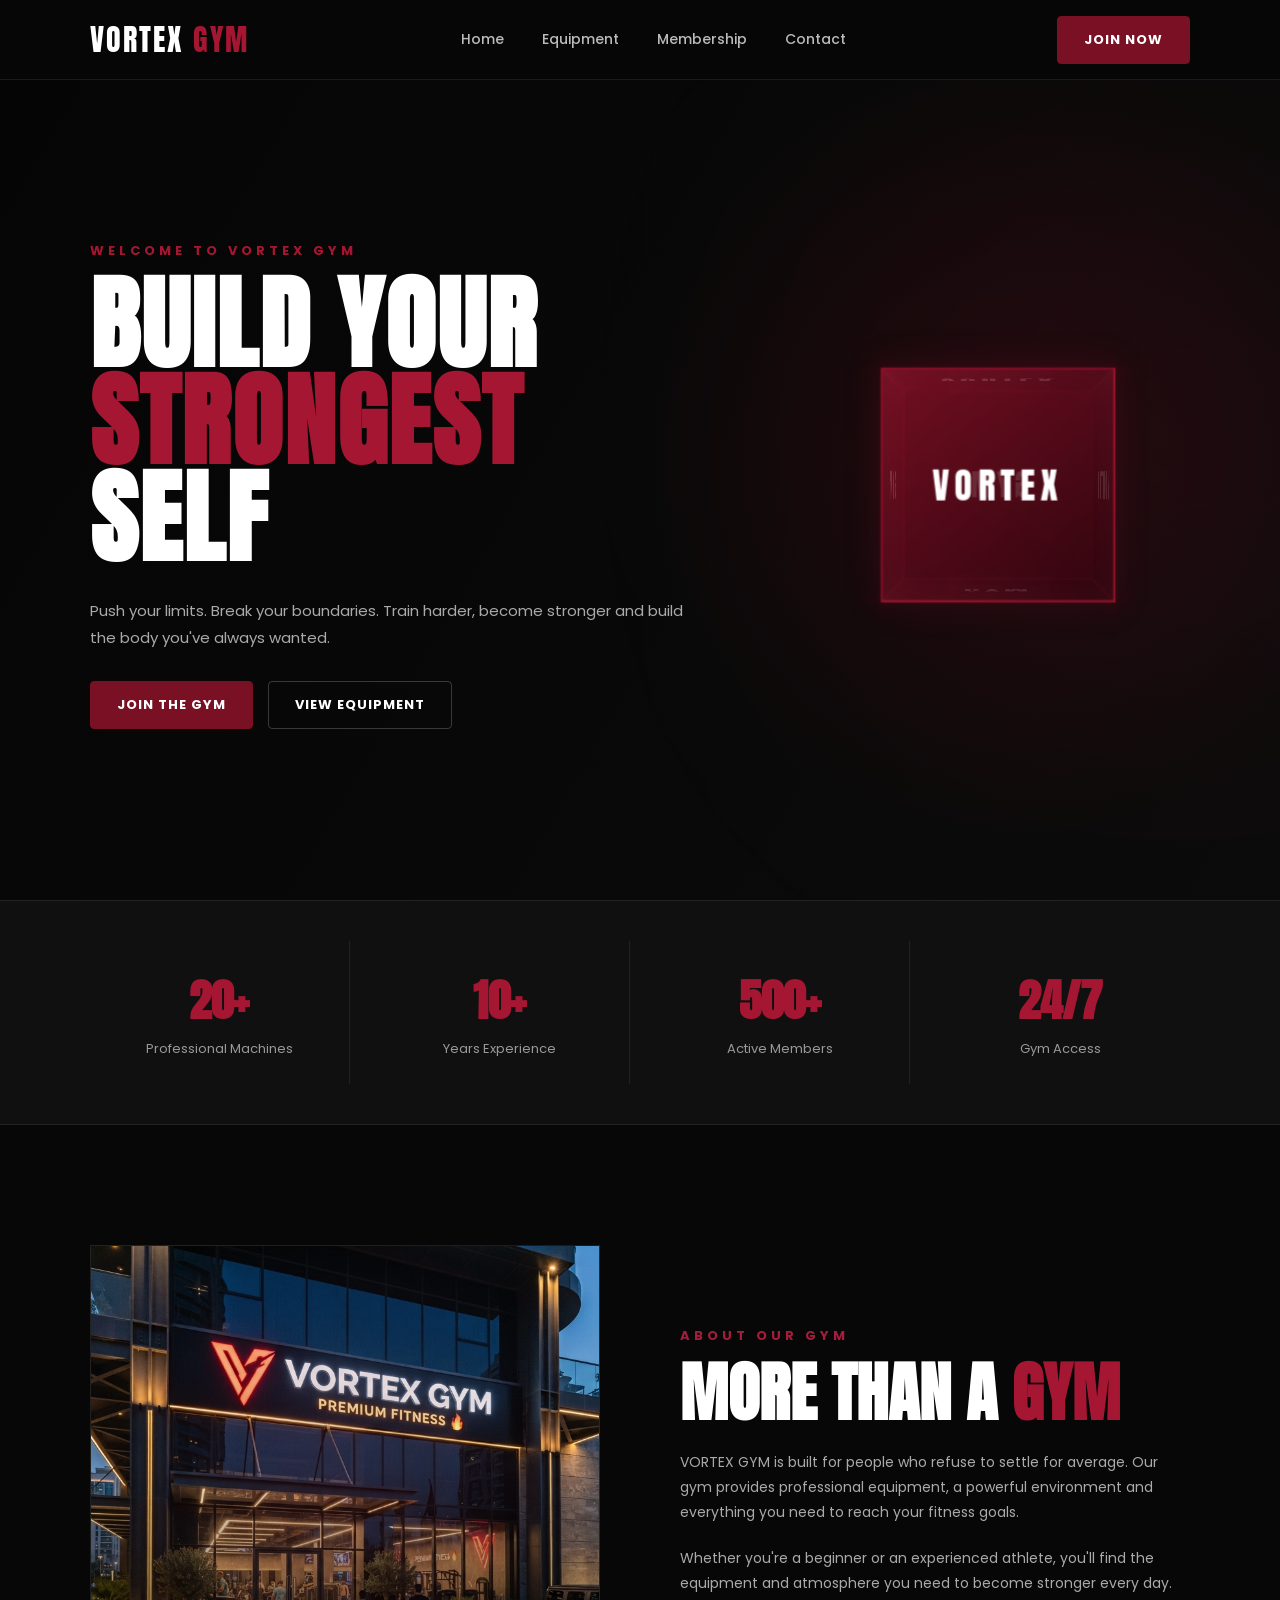
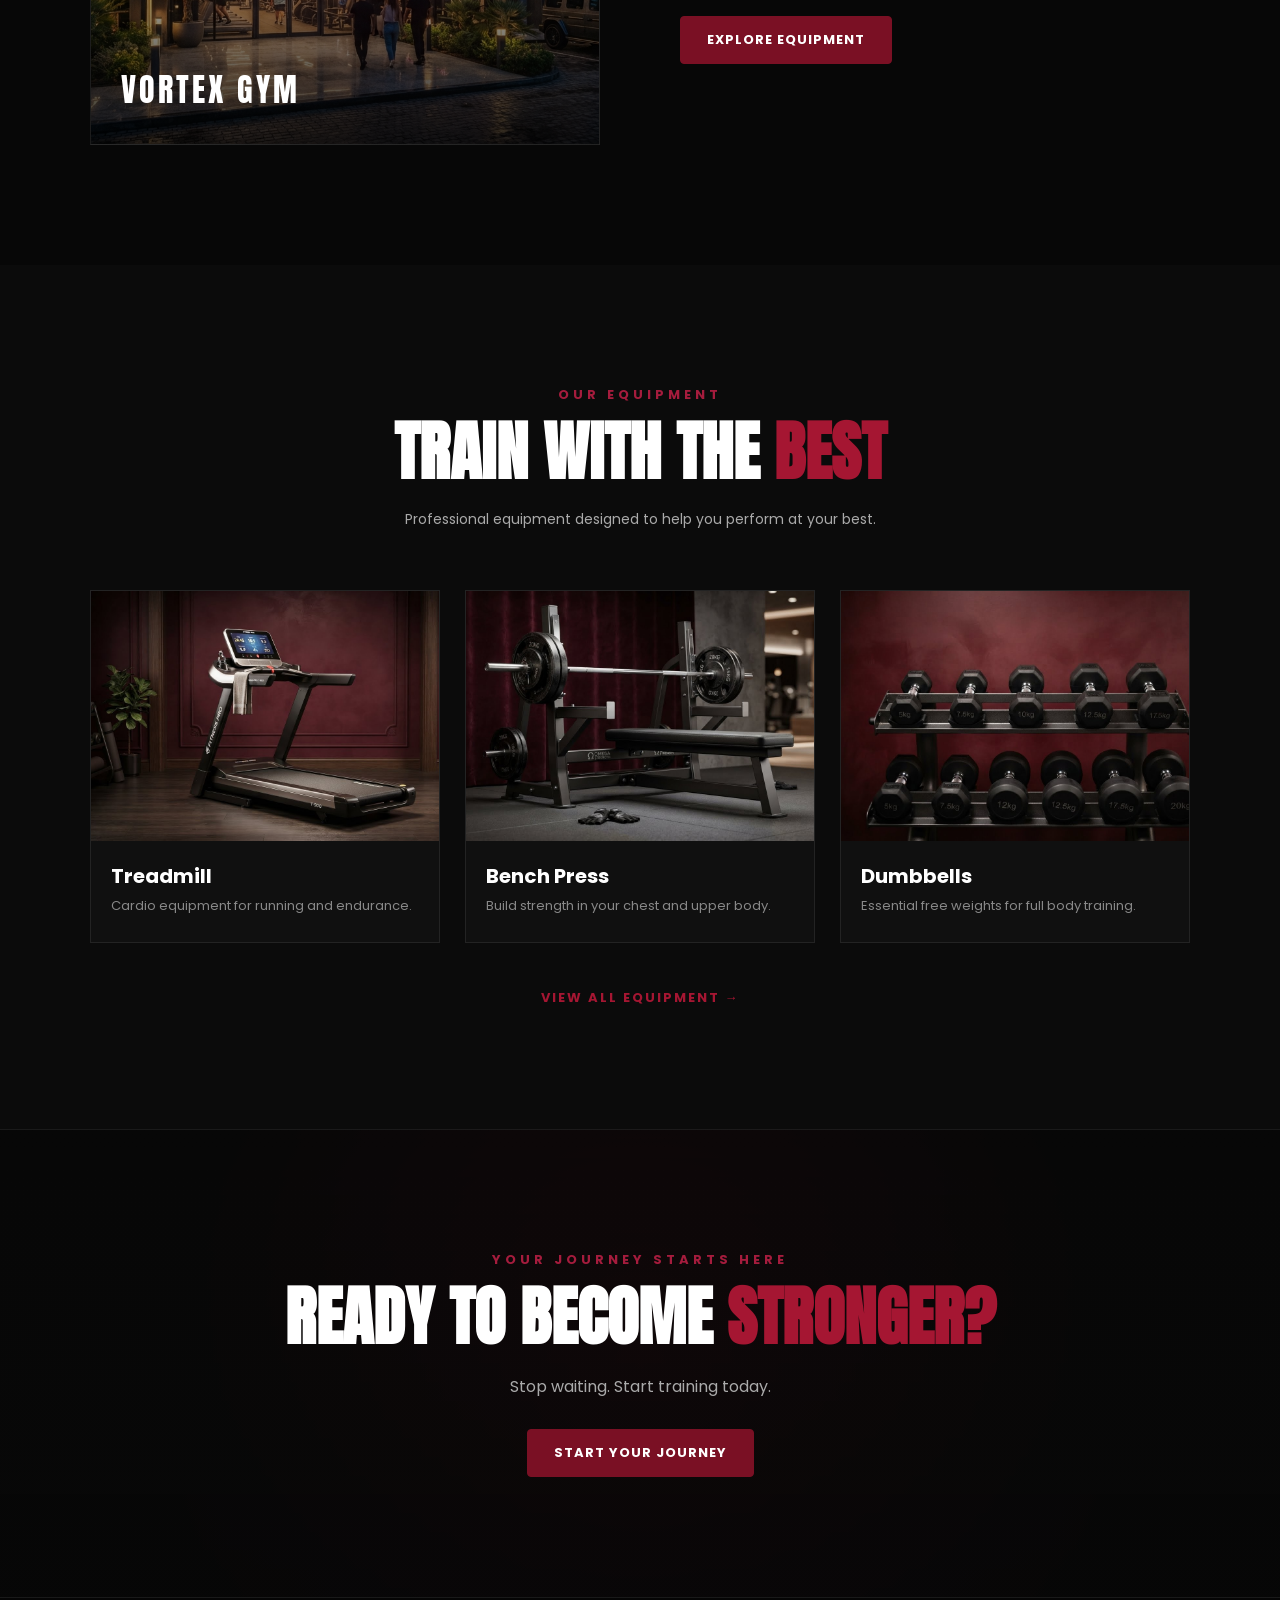
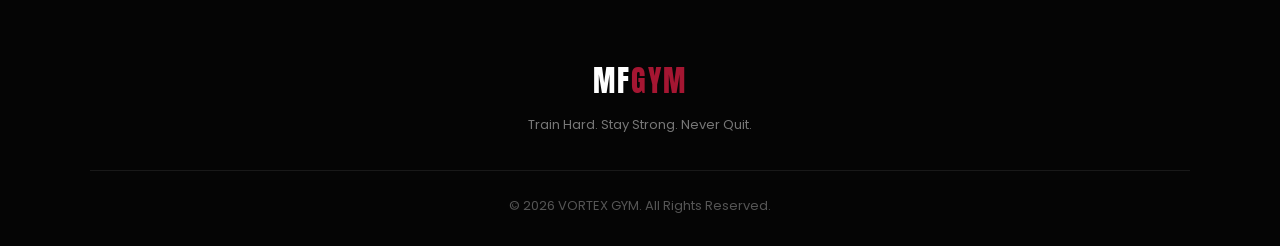
<file: index.html>
<!DOCTYPE html>

<html lang="en">
<head>
    <meta charset="UTF-8">
    <meta name="viewport" content="width=device-width, initial-scale=1.0">


<title>VORTEX GYM | Train Hard. Stay Strong.</title>

<link rel="stylesheet" href="style.css">


</head>

<body>


<!-- ================= NAVBAR ================= -->

<header class="navbar">

    <a href="index.html" class="logo">
    VORTEX <span>GYM</span>
</a>


   <nav>

    <a href="index.html">Home</a>

    <a href="equipment.html">Equipment</a>

    <a href="membership.html">Membership</a>

    <a href="contact.html">Contact</a>

</nav>

    <a href="contact.html" class="join-btn">
        JOIN NOW
    </a>

</header>


<!-- ================= HERO ================= -->

<main>

    <section class="hero">

        <div class="hero-content">

            <p class="hero-small">
                WELCOME TO VORTEX GYM
            </p>

            <h1>
                BUILD YOUR
                <span>STRONGEST</span>
                SELF
            </h1>

            <p class="hero-text">
                Push your limits. Break your boundaries.
                Train harder, become stronger and build
                the body you've always wanted.
            </p>

            <div class="hero-buttons">

                <a href="contact.html" class="primary-btn">
                    JOIN THE GYM
                </a>

                <a href="equipment.html" class="secondary-btn">
                    VIEW EQUIPMENT
                </a>

            </div>

        </div>


        <!-- 3D ELEMENT -->

        <div class="hero-3d">

           <div class="cube">

    <div class="cube">


<div class="cube-face front">
    VORTEX
</div>

<div class="cube-face back">
    GYM
</div>

<div class="cube-face right">
    VORTEX
</div>

<div class="cube-face left">
    GYM
</div>

<div class="cube-face top">
    VORTEX
</div>

<div class="cube-face bottom">
    GYM
</div>


</div>


        </div>

    </section>


    <!-- ================= QUICK STATS ================= -->

    <section class="stats">

        <div class="stat-card">
            <h2>20+</h2>
            <p>Professional Machines</p>
        </div>

        <div class="stat-card">
            <h2>10+</h2>
            <p>Years Experience</p>
        </div>

        <div class="stat-card">
            <h2>500+</h2>
            <p>Active Members</p>
        </div>

        <div class="stat-card">
            <h2>24/7</h2>
            <p>Gym Access</p>
        </div>

    </section>


    <!-- ================= ABOUT GYM ================= -->

    <section class="about-home">

        <div class="about-image">


<div class="image-placeholder">

    <img
        src="images/gym-exterior.jpg"
        alt="VORTEX GYM Exterior"
    >

    <div class="image-overlay">
        <span>VORTEX GYM</span>
    </div>

</div>


</div>



        <div class="about-content">

            <p class="section-label">
                ABOUT OUR GYM
            </p>

            <h2>
                MORE THAN A
                <span>GYM</span>
            </h2>

            <p>
                VORTEX GYM is built for people who refuse to settle
                for average. Our gym provides professional
                equipment, a powerful environment and everything
                you need to reach your fitness goals.
            </p>

            <p>
                Whether you're a beginner or an experienced
                athlete, you'll find the equipment and atmosphere
                you need to become stronger every day.
            </p>

            <a href="equipment.html" class="primary-btn">
                EXPLORE EQUIPMENT
            </a>

        </div>

    </section>


    <!-- ================= EQUIPMENT PREVIEW ================= -->

    <section class="equipment-preview">

        <div class="section-heading">

            <p class="section-label">
                OUR EQUIPMENT
            </p>

            <h2>
                TRAIN WITH THE
                <span>BEST</span>
            </h2>

            <p>
                Professional equipment designed to help you
                perform at your best.
            </p>

        </div>


        <div class="equipment-cards">

            <div class="equipment-card">

                <div class="equipment-image">
                    <img src="images/treadmill.jpg" alt="Treadmill">
                </div>

                <h3>Treadmill</h3>

                <p>
                    Cardio equipment for running and endurance.
                </p>

            </div>


            <div class="equipment-card">

                <div class="equipment-image">
                    <img src="images/bench-press.jpg" alt="Bench Press">
                </div>

                <h3>Bench Press</h3>

                <p>
                    Build strength in your chest and upper body.
                </p>

            </div>


            <div class="equipment-card">

                <div class="equipment-image">
                    <img src="images/dumbbells.jpg" alt="Dumbbells">
                </div>

                <h3>Dumbbells</h3>

                <p>
                    Essential free weights for full body training.
                </p>

            </div>

        </div>


        <a href="equipment.html" class="view-all">
            VIEW ALL EQUIPMENT →
        </a>

    </section>


    <!-- ================= CALL TO ACTION ================= -->

    <section class="cta">

        <div>

            <p class="section-label">
                YOUR JOURNEY STARTS HERE
            </p>

            <h2>
                READY TO BECOME
                <span>STRONGER?</span>
            </h2>

            <p>
                Stop waiting. Start training today.
            </p>

            <a href="contact.html" class="primary-btn">
                START YOUR JOURNEY
            </a>

        </div>

    </section>

</main>


<!-- ================= FOOTER ================= -->

<footer>

    <div class="footer-logo">
        MF<span>GYM</span>
    </div>

    <p>
        Train Hard. Stay Strong. Never Quit.
    </p>

    <p class="copyright">
        © 2026 VORTEX GYM. All Rights Reserved.
    </p>

</footer>


<script src="script.js"></script>


</body>
</html>
</file>
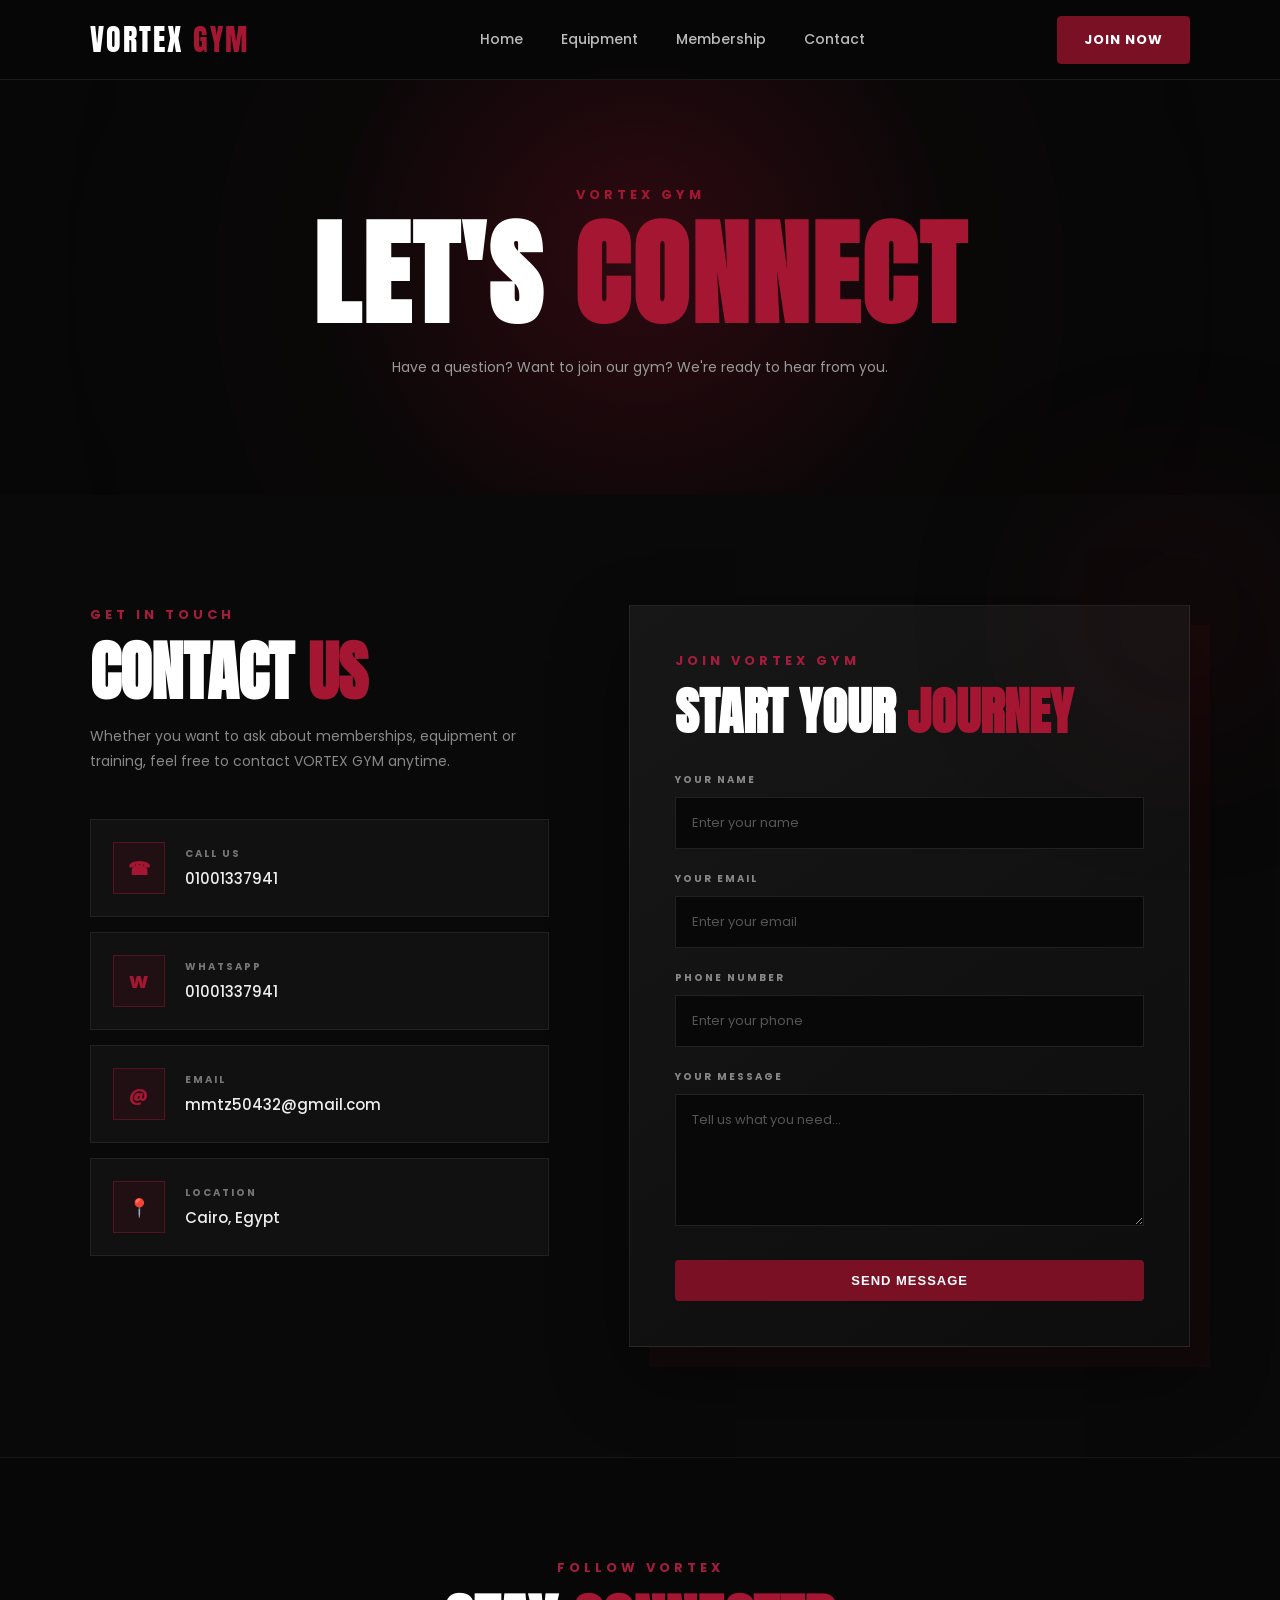
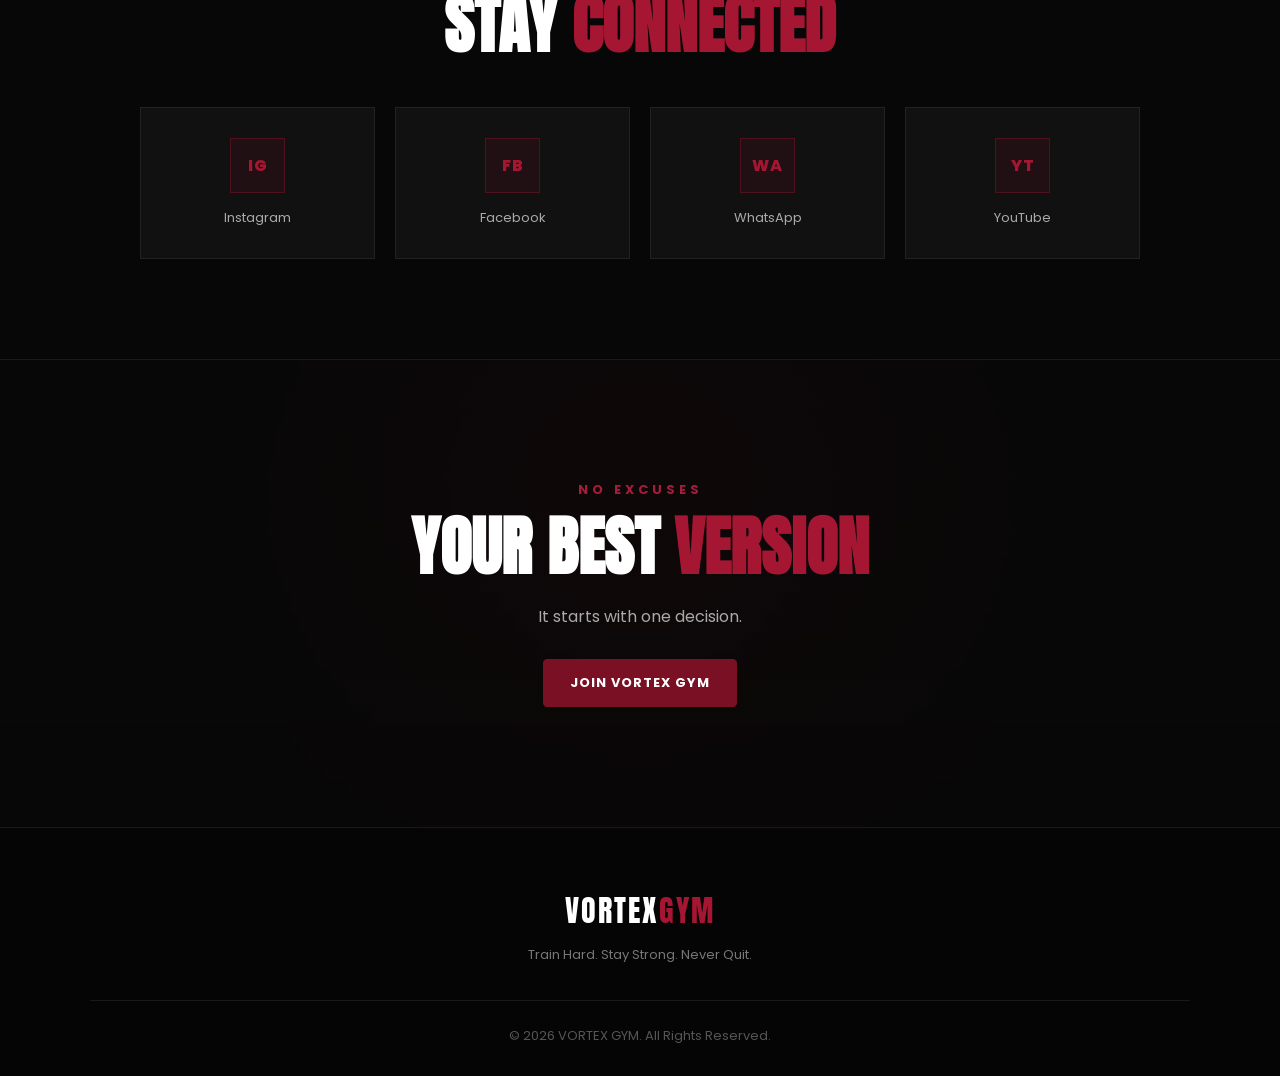
<file: contact.html>
<!DOCTYPE html>

<html lang="en">

<head>


<meta charset="UTF-8">

<meta name="viewport" content="width=device-width, initial-scale=1.0">

<title>Contact | VORTEX GYM</title>

<link rel="stylesheet" href="style.css">


</head>

<body>


<!-- ================= NAVBAR ================= -->

<header class="navbar">

    <a href="index.html" class="logo">
       VORTEX <span>GYM</span>

   <nav>

    <a href="index.html">Home</a>

    <a href="equipment.html">Equipment</a>

    <a href="membership.html">Membership</a>

    <a href="contact.html">Contact</a>

</nav>

    <a href="#contact-form" class="join-btn">
        JOIN NOW
    </a>

</header>


<!-- ================= HERO ================= -->

<section class="contact-hero">

    <div>

        <p class="hero-small">
            VORTEX GYM
        </p>

        <h1>
            LET'S
            <span>CONNECT</span>
        </h1>

        <p>
            Have a question? Want to join our gym?
            We're ready to hear from you.
        </p>

    </div>

</section>


<!-- ================= CONTACT INFORMATION ================= -->

<section class="contact-section">


    <div class="contact-info">


        <div class="contact-title">

            <p class="section-label">
                GET IN TOUCH
            </p>

            <h2>
                CONTACT
                <span>US</span>
            </h2>

            <p>
                Whether you want to ask about memberships,
                equipment or training, feel free to contact
                VORTEX GYM anytime.
            </p>

        </div>


        <!-- PHONE -->

        <div class="contact-card">

            <div class="contact-icon">
                ☎
            </div>

            <div>

                <span>
                    CALL US
                </span>

                <h3>
                    01001337941
                </h3>

            </div>

        </div>


        <!-- WHATSAPP -->

        <a
    href="https://wa.me/201001337941"
    target="_blank"
    class="contact-card"
>

    <div class="contact-icon">
        W
    </div>

    <div>

        <span>
            WHATSAPP
        </span>

        <h3>
            01001337941
        </h3>

    </div>

</a>


        <!-- EMAIL -->

        <div class="contact-card">

<div class="contact-icon">
    @
</div>

<div>

    <span>
        EMAIL
    </span>

    <h3>
        <a href="mailto:mmtz50432@gmail.com">
            mmtz50432@gmail.com
        </a>
    </h3>

</div>

</div>



        <!-- LOCATION -->

        <div class="contact-card">

            <div class="contact-icon">
                📍
            </div>

            <div>

                <span>
                    LOCATION
                </span>

                <h3>
                    Cairo, Egypt
                </h3>

            </div>

        </div>


    </div>


    <!-- ================= FORM ================= -->

    <div class="contact-form-container" id="contact-form">

        <div class="form-3d">

            <div class="form-glow"></div>

            <p class="section-label">
                JOIN VORTEX GYM
            </p>

            <h2>
                START YOUR
                <span>JOURNEY</span>
            </h2>


            <form id="gymForm">


                <div class="input-group">

                    <label>
                        YOUR NAME
                    </label>

                    <input
                        type="text"
                        id="name"
                        placeholder="Enter your name"
                        required
                    >

                </div>


                <div class="input-group">

                    <label>
                        YOUR EMAIL
                    </label>

                    <input
                        type="email"
                        id="email"
                        placeholder="Enter your email"
                        required
                    >

                </div>


                <div class="input-group">

                    <label>
                        PHONE NUMBER
                    </label>

                    <input
                        type="tel"
                        id="phone"
                        placeholder="Enter your phone"
                        required
                    >

                </div>


                <div class="input-group">

                    <label>
                        YOUR MESSAGE
                    </label>

                    <textarea
                        id="message"
                        rows="5"
                        placeholder="Tell us what you need..."
                        required
                    ></textarea>

                </div>


                <button
                    type="submit"
                    class="primary-btn form-button"
                >
                    SEND MESSAGE
                </button>


            </form>

        </div>

    </div>

</section>


<!-- ================= SOCIAL ================= -->

<section class="social-section">

    <p class="section-label">
        FOLLOW VORTEX
    </p>

    <h2>
        STAY
        <span>CONNECTED</span>
    </h2>


   <div class="social-links">


<!-- Instagram -->
<a
    href="https://www.instagram.com/mhmdfthymtz/"
    target="_blank"
    class="social-card"
>
    <span>IG</span>
    <p>Instagram</p>
</a>


<!-- Facebook -->
<a
    href="https://www.facebook.com/share/1GsnrYaxnf/"
    target="_blank"
    class="social-card"
>
    <span>FB</span>
    <p>Facebook</p>
</a>


<!-- WhatsApp -->
<a
    href="https://wa.me/201001337941"
    target="_blank"
    class="social-card"
>
    <span>WA</span>
    <p>WhatsApp</p>
</a>


<!-- YouTube -->
<a
    href="https://www.youtube.com/@MoatazMohamed-y6y"
    target="_blank"
    class="social-card"
>
    <span>YT</span>
    <p>YouTube</p>
</a>


</div>


</section>


<!-- ================= CTA ================= -->

<section class="cta">

    <div>

        <p class="section-label">
            NO EXCUSES
        </p>

        <h2>
            YOUR BEST
            <span>VERSION</span>
        </h2>

        <p>
            It starts with one decision.
        </p>

        <a href="#contact-form" class="primary-btn">
            JOIN VORTEX GYM
        </a>

    </div>

</section>


<!-- ================= FOOTER ================= -->

<footer>

    <div class="footer-logo">
        VORTEX<span>GYM</span>
    </div>

    <p>
        Train Hard. Stay Strong. Never Quit.
    </p>

    <p class="copyright">
        © 2026 VORTEX GYM. All Rights Reserved.
    </p>

</footer>


<script src="script.js"></script>


</body>

</html>
</file>
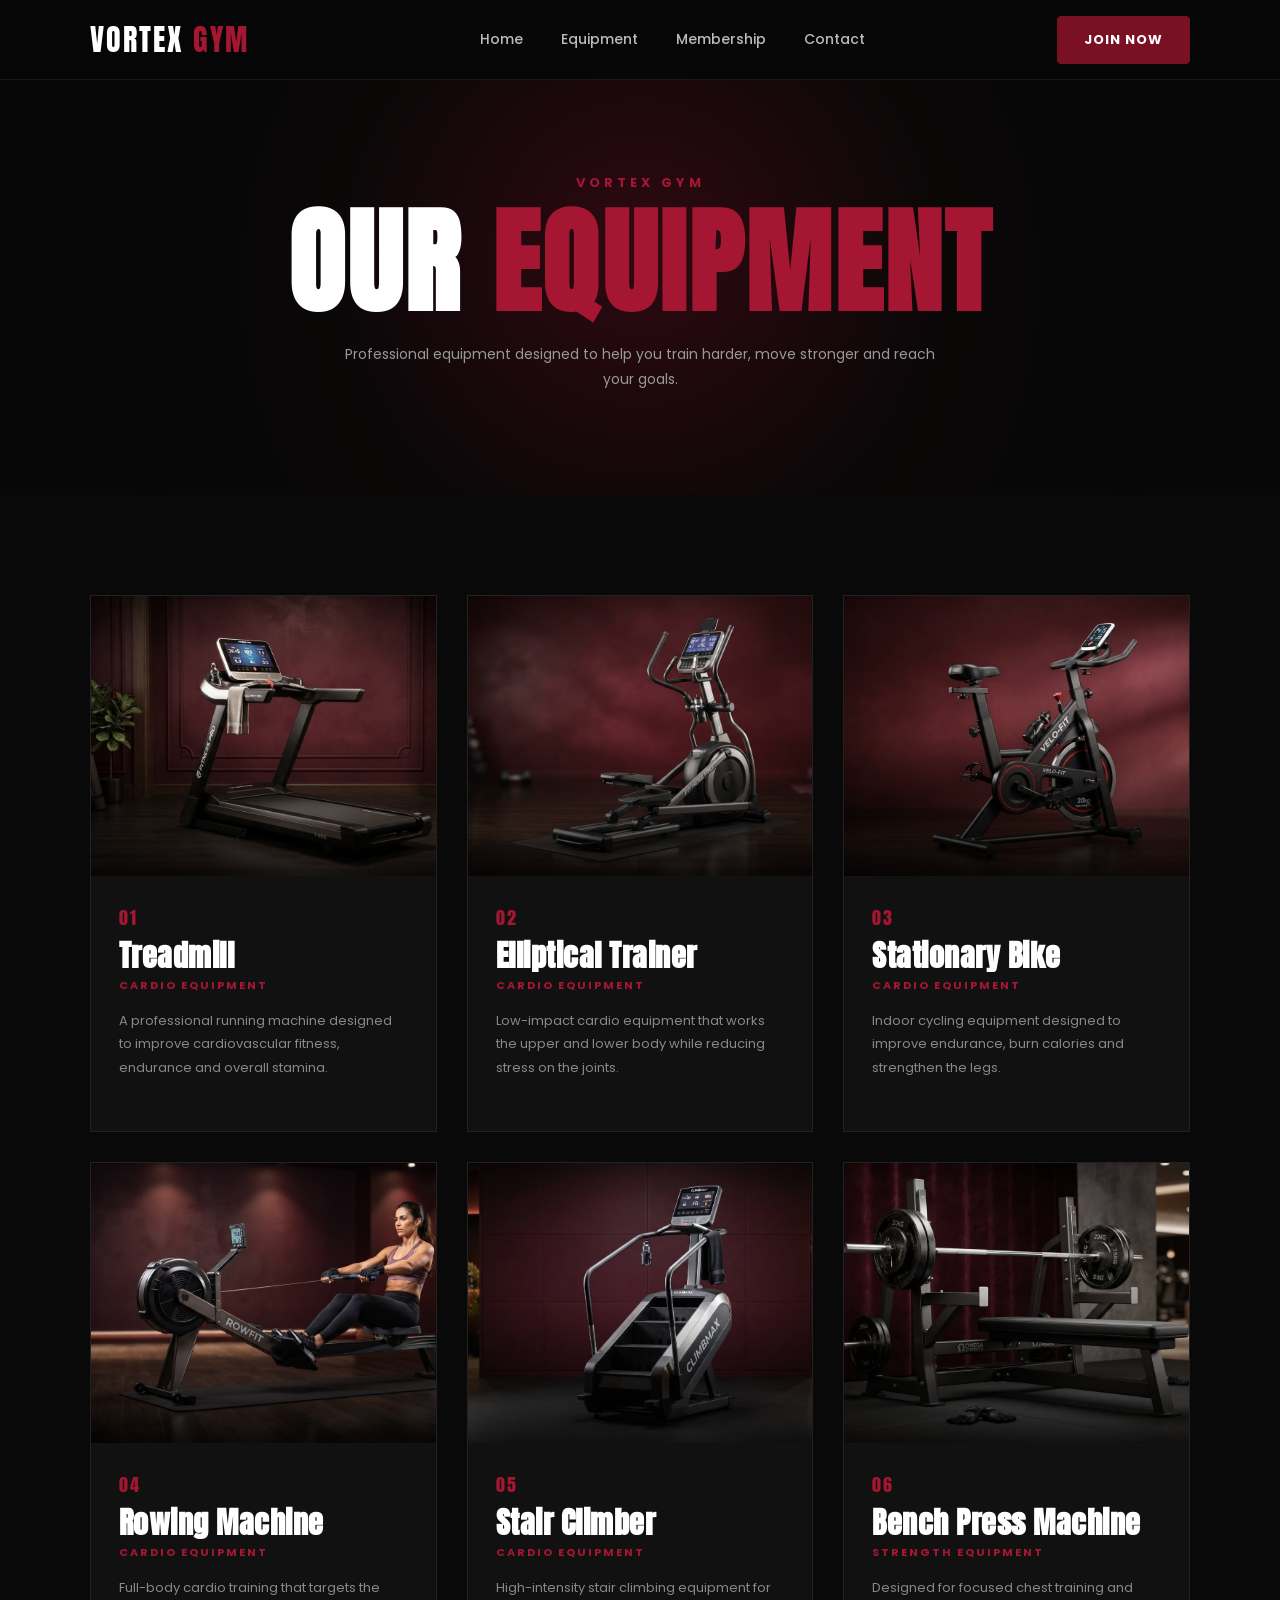
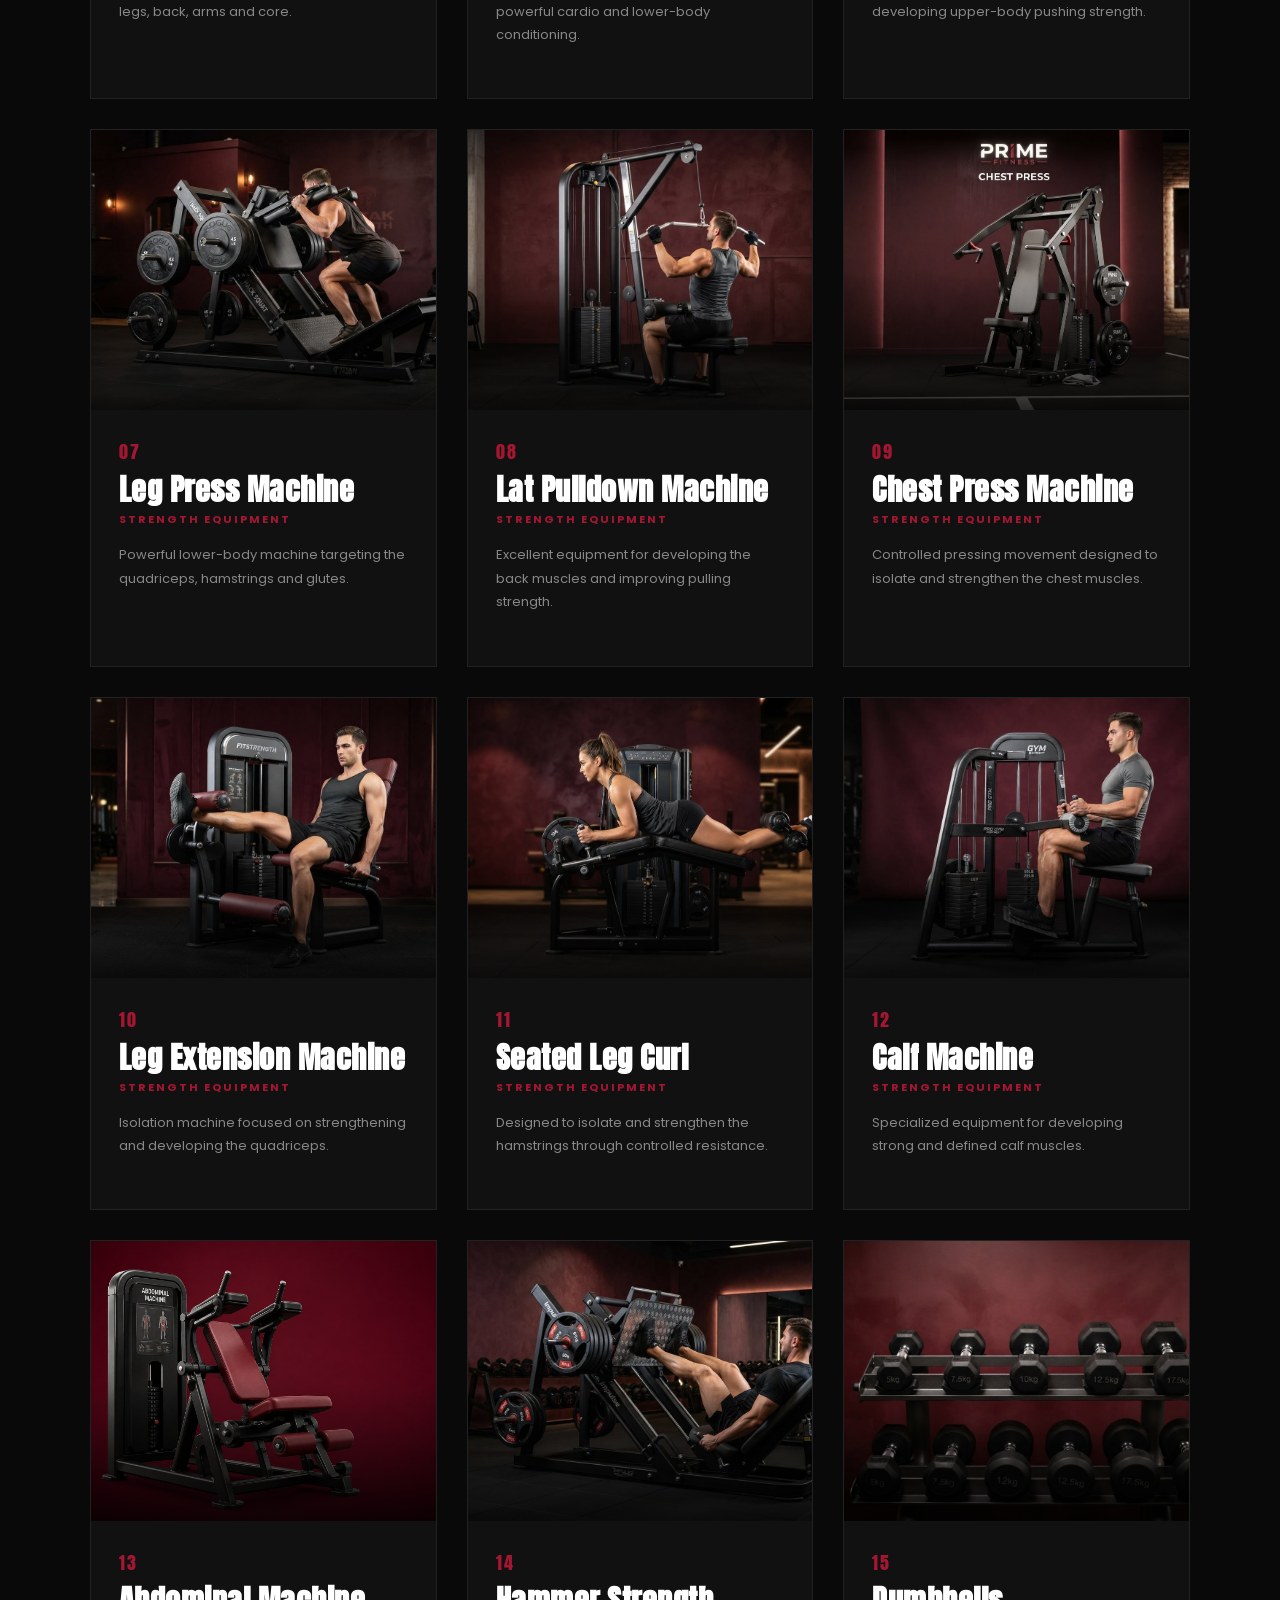
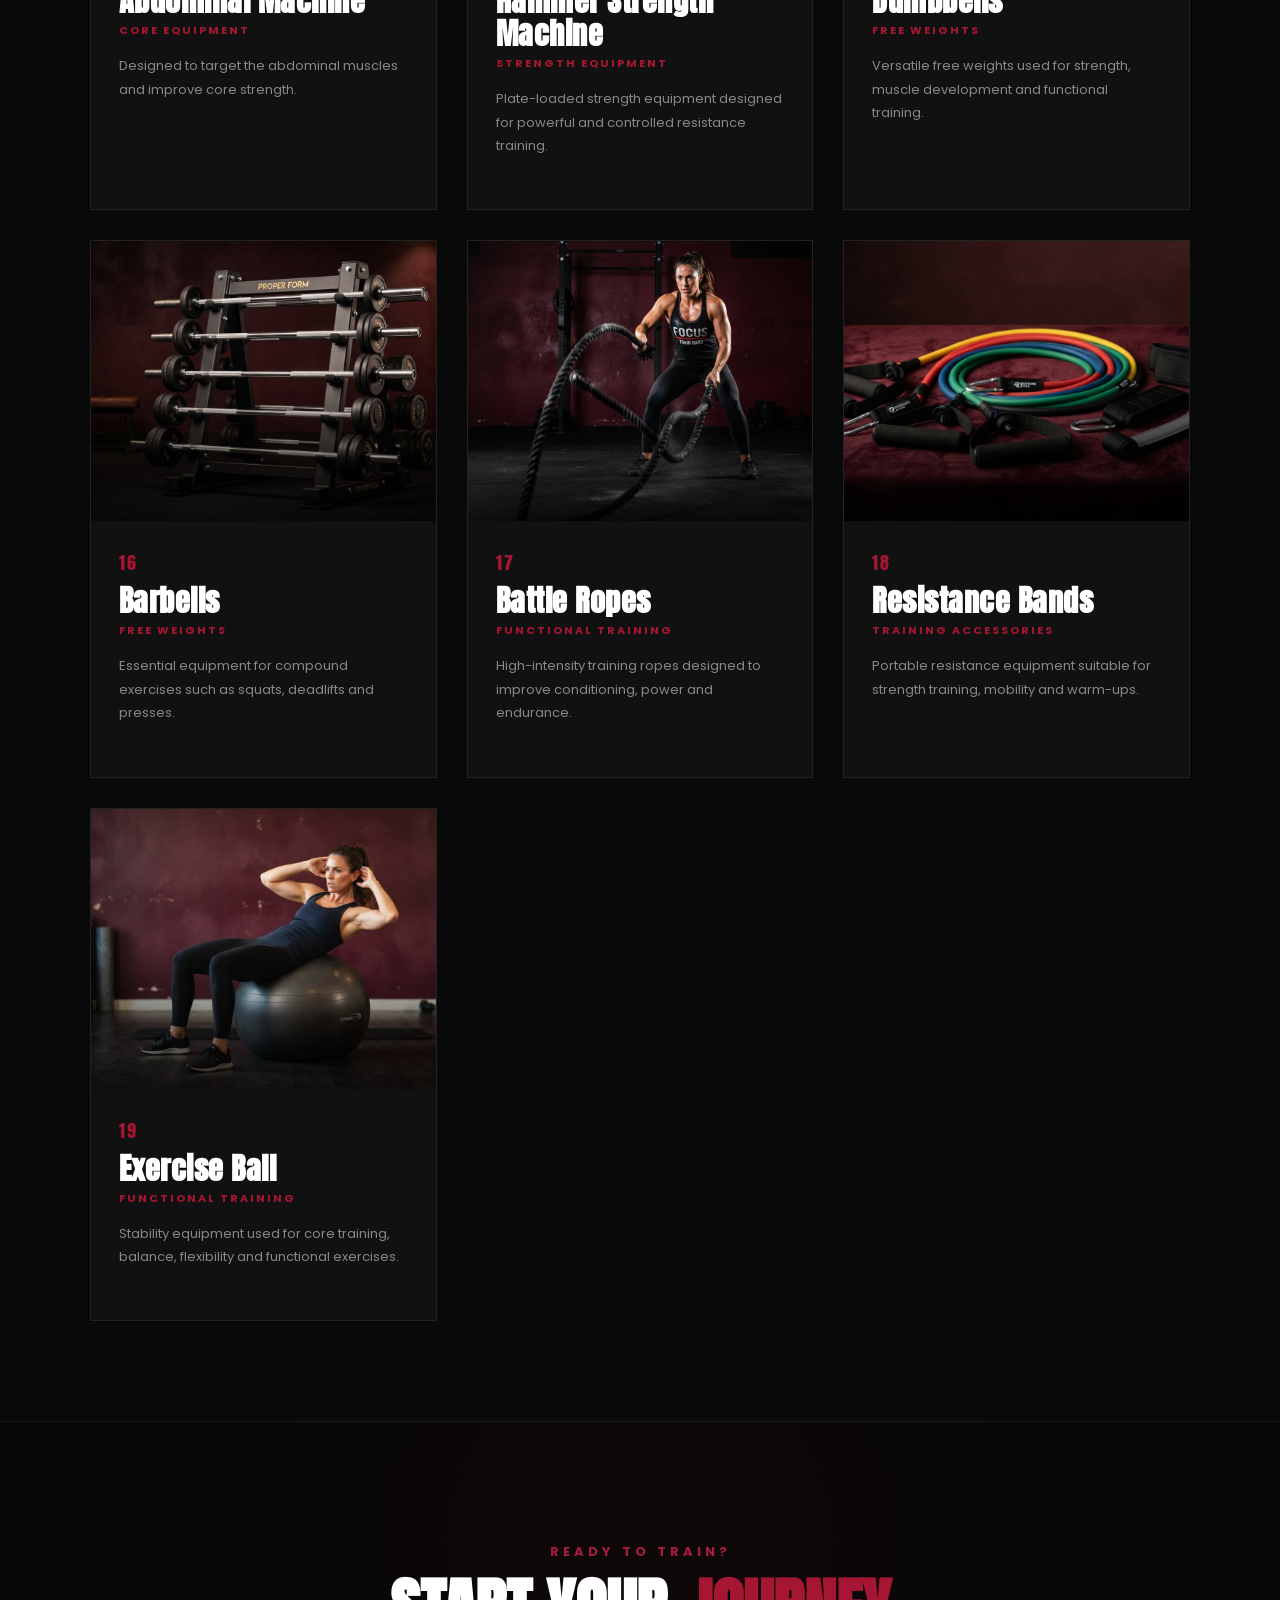
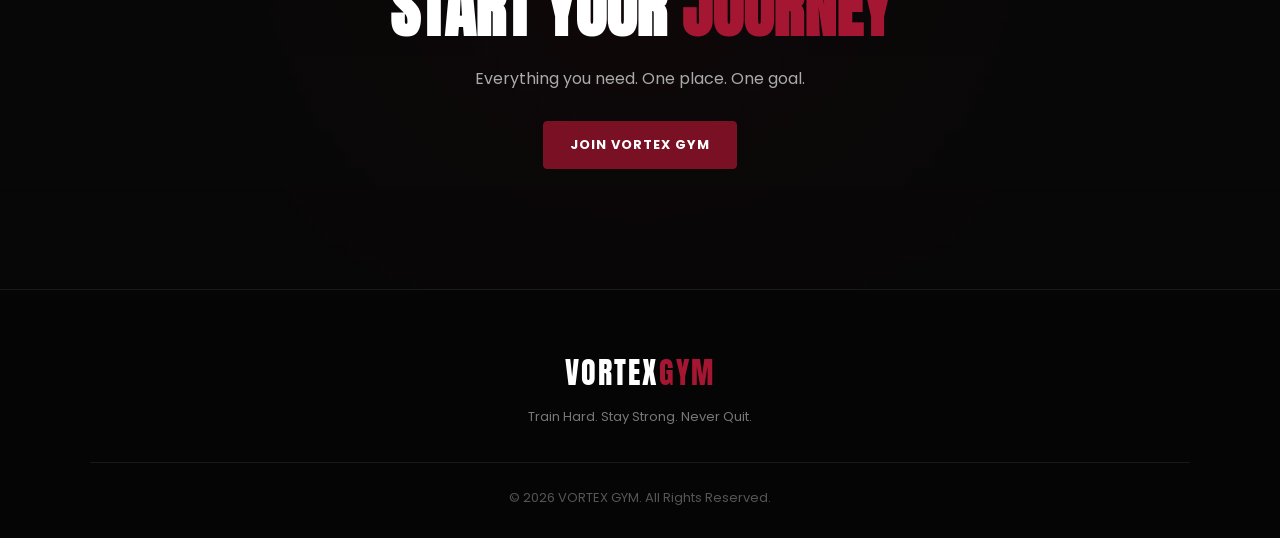
<file: equipment.html>
<!DOCTYPE html>

<html lang="en">
<head>
    <meta charset="UTF-8">
    <meta name="viewport" content="width=device-width, initial-scale=1.0">


<title>Equipment | VORTEX GYM</title>

<link rel="stylesheet" href="style.css">


</head>

<body>


<!-- ================= NAVBAR ================= -->

<header class="navbar">

    <a href="index.html" class="logo">
    VORTEX <span>GYM</span>

   <nav>

    <a href="index.html">Home</a>

    <a href="equipment.html">Equipment</a>

    <a href="membership.html">Membership</a>

    <a href="contact.html">Contact</a>

</nav>

    <a href="contact.html" class="join-btn">
        JOIN NOW
    </a>

</header>


<!-- ================= PAGE HERO ================= -->

<section class="page-hero">

    <div>

        <p class="hero-small">
            VORTEX GYM
        </p>

        <h1>
            OUR
            <span>EQUIPMENT</span>
        </h1>

        <p>
            Professional equipment designed to help you
            train harder, move stronger and reach your goals.
        </p>

    </div>

</section>


<!-- ================= EQUIPMENT ================= -->

<main class="equipment-page">

    <!-- CARD 01 -->

    <div class="equipment-item">

        <div class="equipment-item-image">
            <img src="images/treadmill.jpg" alt="Treadmill">
        </div>

        <div class="equipment-item-content">

            <span class="equipment-number">01</span>

            <h2>Treadmill</h2>

            <h3>Cardio Equipment</h3>

            <p>
                A professional running machine designed to
                improve cardiovascular fitness, endurance and
                overall stamina.
            </p>

        </div>

    </div>


    <!-- CARD 02 -->

    <div class="equipment-item">

        <div class="equipment-item-image">
            <img src="images/elliptical.jpg" alt="Elliptical Trainer">
        </div>

        <div class="equipment-item-content">

            <span class="equipment-number">02</span>

            <h2>Elliptical Trainer</h2>

            <h3>Cardio Equipment</h3>

            <p>
                Low-impact cardio equipment that works the
                upper and lower body while reducing stress
                on the joints.
            </p>

        </div>

    </div>


    <!-- CARD 03 -->

    <div class="equipment-item">

        <div class="equipment-item-image">
            <img src="images/exercise-bike.jpg" alt="Exercise Bike">
        </div>

        <div class="equipment-item-content">

            <span class="equipment-number">03</span>

            <h2>Stationary Bike</h2>

            <h3>Cardio Equipment</h3>

            <p>
                Indoor cycling equipment designed to improve
                endurance, burn calories and strengthen the legs.
            </p>

        </div>

    </div>


    <!-- CARD 04 -->

    <div class="equipment-item">

        <div class="equipment-item-image">
            <img src="images/rowing-machine.jpg" alt="Rowing Machine">
        </div>

        <div class="equipment-item-content">

            <span class="equipment-number">04</span>

            <h2>Rowing Machine</h2>

            <h3>Cardio Equipment</h3>

            <p>
                Full-body cardio training that targets the legs,
                back, arms and core.
            </p>

        </div>

    </div>


    <!-- CARD 05 -->

    <div class="equipment-item">

        <div class="equipment-item-image">
            <img src="images/stair-climber.jpg" alt="Stair Climber">
        </div>

        <div class="equipment-item-content">

            <span class="equipment-number">05</span>

            <h2>Stair Climber</h2>

            <h3>Cardio Equipment</h3>

            <p>
                High-intensity stair climbing equipment for
                powerful cardio and lower-body conditioning.
            </p>

        </div>

    </div>


    <!-- CARD 06 -->

    <div class="equipment-item">

        <div class="equipment-item-image">
            <img src="images/bench-press.jpg" alt="Bench Press Machine">
        </div>

        <div class="equipment-item-content">

            <span class="equipment-number">06</span>

            <h2>Bench Press Machine</h2>

            <h3>Strength Equipment</h3>

            <p>
                Designed for focused chest training and
                developing upper-body pushing strength.
            </p>

        </div>

    </div>


    <!-- CARD 07 -->

    <div class="equipment-item">

        <div class="equipment-item-image">
            <img src="images/leg-press.jpg" alt="Leg Press Machine">
        </div>

        <div class="equipment-item-content">

            <span class="equipment-number">07</span>

            <h2>Leg Press Machine</h2>

            <h3>Strength Equipment</h3>

            <p>
                Powerful lower-body machine targeting the
                quadriceps, hamstrings and glutes.
            </p>

        </div>

    </div>


    <!-- CARD 08 -->

    <div class="equipment-item">

        <div class="equipment-item-image">
            <img src="images/lat-pulldown.jpg" alt="Lat Pulldown Machine">
        </div>

        <div class="equipment-item-content">

            <span class="equipment-number">08</span>

            <h2>Lat Pulldown Machine</h2>

            <h3>Strength Equipment</h3>

            <p>
                Excellent equipment for developing the back
                muscles and improving pulling strength.
            </p>

        </div>

    </div>


    <!-- CARD 09 -->

    <div class="equipment-item">

        <div class="equipment-item-image">
            <img src="images/chest-press.jpg" alt="Chest Press Machine">
        </div>

        <div class="equipment-item-content">

            <span class="equipment-number">09</span>

            <h2>Chest Press Machine</h2>

            <h3>Strength Equipment</h3>

            <p>
                Controlled pressing movement designed to
                isolate and strengthen the chest muscles.
            </p>

        </div>

    </div>


    <!-- CARD 10 -->

    <div class="equipment-item">

        <div class="equipment-item-image">
            <img src="images/leg-extension.jpg" alt="Leg Extension Machine">
        </div>

        <div class="equipment-item-content">

            <span class="equipment-number">10</span>

            <h2>Leg Extension Machine</h2>

            <h3>Strength Equipment</h3>

            <p>
                Isolation machine focused on strengthening
                and developing the quadriceps.
            </p>

        </div>

    </div>


    <!-- CARD 11 -->

    <div class="equipment-item">

        <div class="equipment-item-image">
            <img src="images/seated-leg-curl.jpg" alt="Seated Leg Curl Machine">
        </div>

        <div class="equipment-item-content">

            <span class="equipment-number">11</span>

            <h2>Seated Leg Curl</h2>

            <h3>Strength Equipment</h3>

            <p>
                Designed to isolate and strengthen the
                hamstrings through controlled resistance.
            </p>

        </div>

    </div>


    <!-- CARD 12 -->

    <div class="equipment-item">

        <div class="equipment-item-image">
            <img src="images/calf-machine.jpg" alt="Calf Machine">
        </div>

        <div class="equipment-item-content">

            <span class="equipment-number">12</span>

            <h2>Calf Machine</h2>

            <h3>Strength Equipment</h3>

            <p>
                Specialized equipment for developing strong
                and defined calf muscles.
            </p>

        </div>

    </div>


    <!-- CARD 13 -->

    <div class="equipment-item">

        <div class="equipment-item-image">
            <img src="images/ab-machine.jpg" alt="Abdominal Machine">
        </div>

        <div class="equipment-item-content">

            <span class="equipment-number">13</span>

            <h2>Abdominal Machine</h2>

            <h3>Core Equipment</h3>

            <p>
                Designed to target the abdominal muscles and
                improve core strength.
            </p>

        </div>

    </div>


    <!-- CARD 14 -->

    <div class="equipment-item">

        <div class="equipment-item-image">
            <img src="images/hammer-strength.jpg" alt="Hammer Strength Machine">
        </div>

        <div class="equipment-item-content">

            <span class="equipment-number">14</span>

            <h2>Hammer Strength Machine</h2>

            <h3>Strength Equipment</h3>

            <p>
                Plate-loaded strength equipment designed for
                powerful and controlled resistance training.
            </p>

        </div>

    </div>


    <!-- CARD 15 -->

    <div class="equipment-item">

        <div class="equipment-item-image">
            <img src="images/dumbbells.jpg" alt="Dumbbells">
        </div>

        <div class="equipment-item-content">

            <span class="equipment-number">15</span>

            <h2>Dumbbells</h2>

            <h3>Free Weights</h3>

            <p>
                Versatile free weights used for strength,
                muscle development and functional training.
            </p>

        </div>

    </div>


    <!-- CARD 16 -->

    <div class="equipment-item">

        <div class="equipment-item-image">
            <img src="images/barbells.jpg" alt="Barbells">
        </div>

        <div class="equipment-item-content">

            <span class="equipment-number">16</span>

            <h2>Barbells</h2>

            <h3>Free Weights</h3>

            <p>
                Essential equipment for compound exercises
                such as squats, deadlifts and presses.
            </p>

        </div>

    </div>


    <!-- CARD 17 -->

    <div class="equipment-item">

        <div class="equipment-item-image">
            <img src="images/battle-ropes.jpg" alt="Battle Ropes">
        </div>

        <div class="equipment-item-content">

            <span class="equipment-number">17</span>

            <h2>Battle Ropes</h2>

            <h3>Functional Training</h3>

            <p>
                High-intensity training ropes designed to
                improve conditioning, power and endurance.
            </p>

        </div>

    </div>


    <!-- CARD 18 -->

    <div class="equipment-item">

        <div class="equipment-item-image">
            <img src="images/resistance-bands.jpg" alt="Resistance Bands">
        </div>

        <div class="equipment-item-content">

            <span class="equipment-number">18</span>

            <h2>Resistance Bands</h2>

            <h3>Training Accessories</h3>

            <p>
                Portable resistance equipment suitable for
                strength training, mobility and warm-ups.
            </p>

        </div>

    </div>


    <!-- CARD 19 -->

    <div class="equipment-item">

        <div class="equipment-item-image">
            <img src="images/exercise-ball.jpg" alt="Exercise Ball">
        </div>

        <div class="equipment-item-content">

            <span class="equipment-number">19</span>

            <h2>Exercise Ball</h2>

            <h3>Functional Training</h3>

            <p>
                Stability equipment used for core training,
                balance, flexibility and functional exercises.
            </p>

        </div>

    </div>

</main>


<!-- ================= CTA ================= -->

<section class="cta">

    <div>

        <p class="section-label">
            READY TO TRAIN?
        </p>

        <h2>
            START YOUR
            <span>JOURNEY</span>
        </h2>

        <p>
            Everything you need. One place. One goal.
        </p>

        <a href="contact.html" class="primary-btn">
            JOIN VORTEX GYM
        </a>

    </div>

</section>


<!-- ================= FOOTER ================= -->

<footer>

    <div class="footer-logo">
        VORTEX<span>GYM</span>
    </div>

    <p>
        Train Hard. Stay Strong. Never Quit.
    </p>

    <p class="copyright">
        © 2026 VORTEX GYM. All Rights Reserved.
    </p>

</footer>


<script src="script.js"></script>


</body>
</html>
</file>
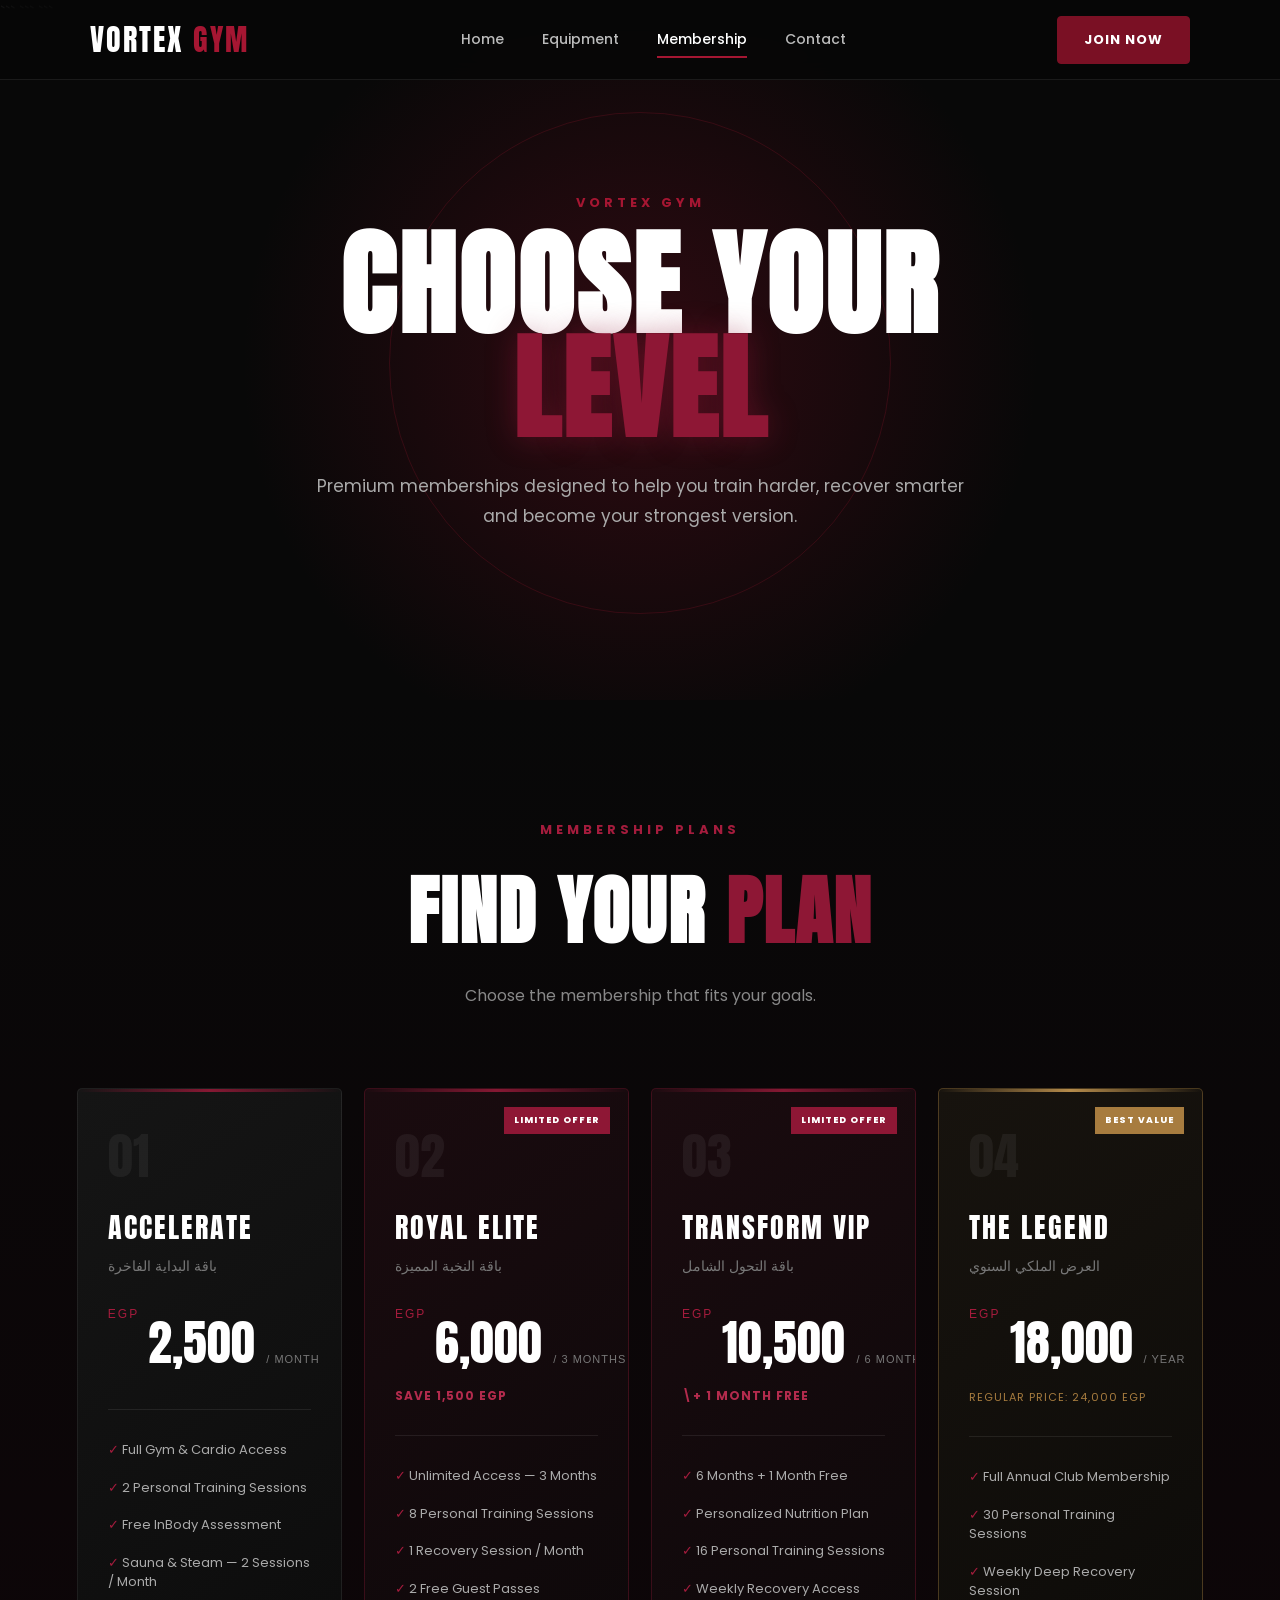
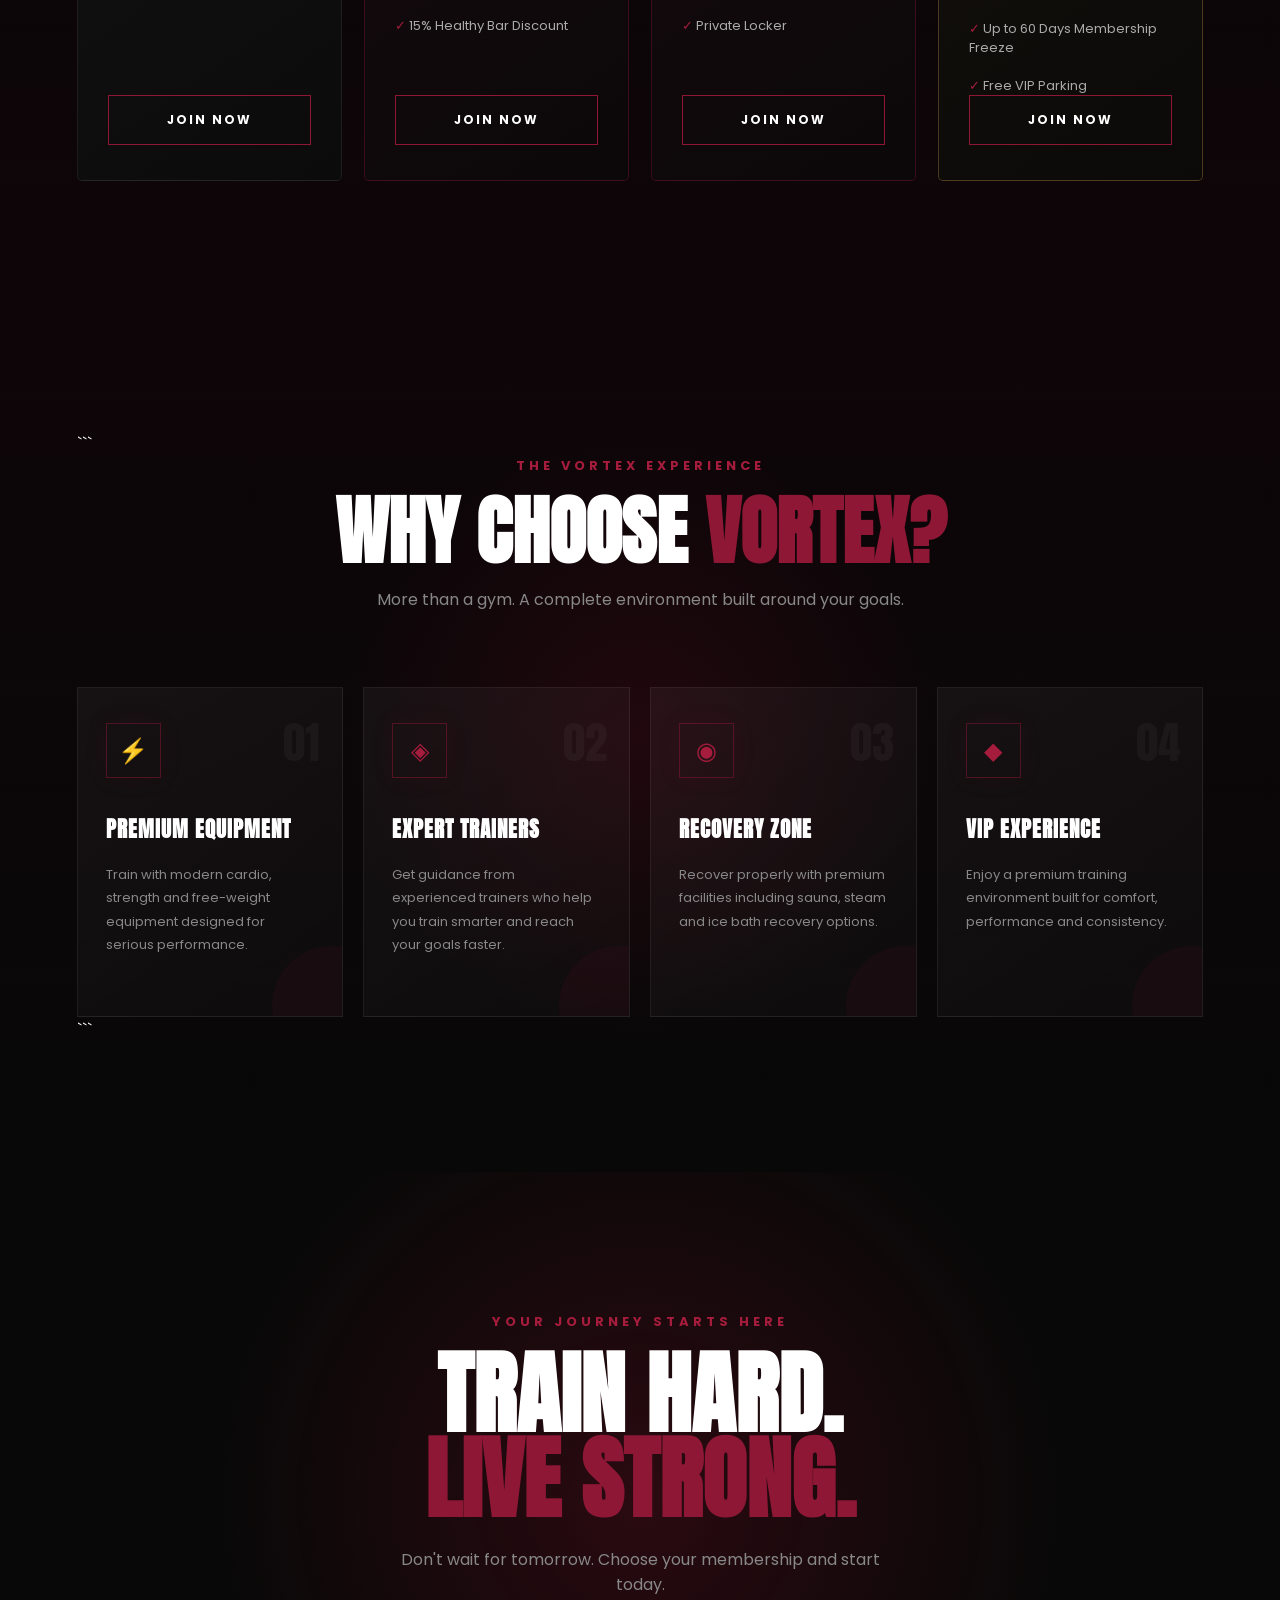
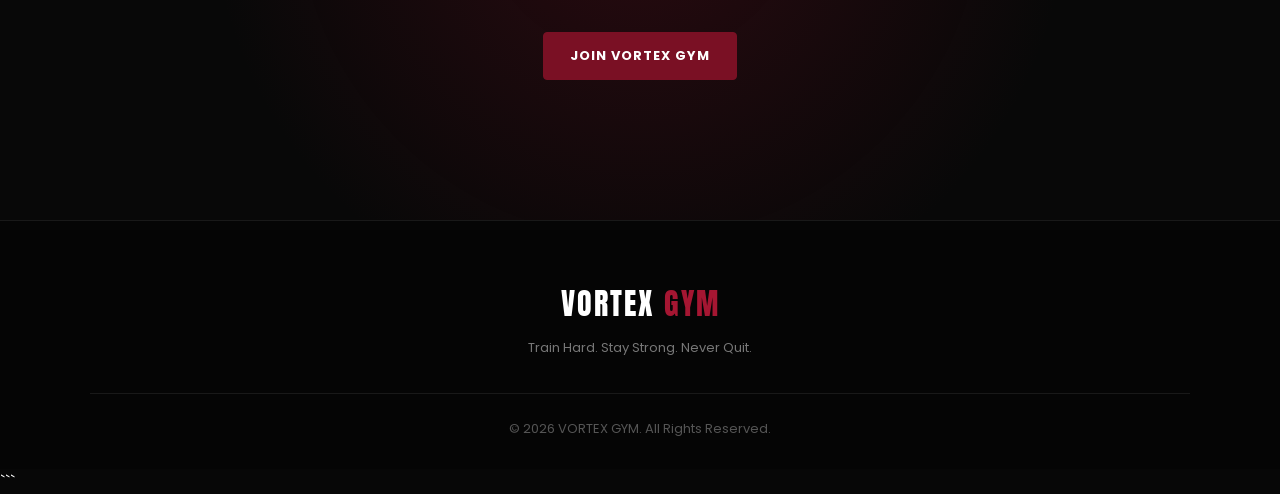
<file: membership.html>
<!DOCTYPE html>

<html lang="en">

<head>

```
<meta charset="UTF-8">

<meta name="viewport" content="width=device-width, initial-scale=1.0">

<title>Membership | VORTEX GYM</title>

<link rel="stylesheet" href="style.css">
```

</head>

<body>

```
<!-- ================= NAVBAR ================= -->

<header class="navbar">

    <a href="index.html" class="logo">
        VORTEX <span>GYM</span>
    </a>


    <nav>

        <a href="index.html">
            Home
        </a>

        <a href="equipment.html">
            Equipment
        </a>

        <a href="membership.html" class="active">
            Membership
        </a>

        <a href="contact.html">
            Contact
        </a>

    </nav>


    <a href="#plans" class="join-btn">
        JOIN NOW
    </a>

</header>


<!-- ================= HERO ================= -->

<section class="membership-hero">

    <div class="membership-hero-content">

        <p class="hero-small">
            VORTEX GYM
        </p>

        <h1>
            CHOOSE YOUR
            <span>LEVEL</span>
        </h1>

        <p>
            Premium memberships designed to help you
            train harder, recover smarter and become
            your strongest version.
        </p>

    </div>

</section>


<!-- ================= MEMBERSHIP PLANS ================= -->

<section class="membership-plans" id="plans">


    <div class="membership-heading">

        <p class="section-label">
            MEMBERSHIP PLANS
        </p>

        <h2>
            FIND YOUR
            <span>PLAN</span>
        </h2>

        <p>
            Choose the membership that fits your goals.
        </p>

    </div>


    <div class="plans-grid">


        <!-- ================= ACCELERATE ================= -->

        <article class="plan-card">

            <div class="plan-number">
                01
            </div>

            <div class="plan-name">
                ACCELERATE
            </div>

            <p class="plan-arabic">
                باقة البداية الفاخرة
            </p>


            <div class="plan-price">

                <span>
                    EGP
                </span>

                2,500

                <small>
                    / MONTH
                </small>

            </div>


            <div class="plan-line"></div>


            <ul class="plan-features">

                <li>
                    ✓ Full Gym & Cardio Access
                </li>

                <li>
                    ✓ 2 Personal Training Sessions
                </li>

                <li>
                    ✓ Free InBody Assessment
                </li>

                <li>
                    ✓ Sauna & Steam — 2 Sessions / Month
                </li>

            </ul>


           <a
    href="https://wa.me/201001337941?text=Hello%20VORTEX%20GYM%2C%20I%20am%20interested%20in%20the%20Accelerate%20Package."
    target="_blank"
    class="plan-button"
>
    JOIN NOW
</a>

        </article>


        <!-- ================= ROYAL ELITE ================= -->

        <article class="plan-card featured">

            <div class="plan-badge">
                LIMITED OFFER
            </div>

            <div class="plan-number">
                02
            </div>

            <div class="plan-name">
                ROYAL ELITE
            </div>

            <p class="plan-arabic">
                باقة النخبة المميزة
            </p>


            <div class="plan-price">

                <span>
                    EGP
                </span>

                6,000

                <small>
                    / 3 MONTHS
                </small>

            </div>


            <p class="plan-saving">
                SAVE 1,500 EGP
            </p>


            <div class="plan-line"></div>


            <ul class="plan-features">

                <li>
                    ✓ Unlimited Access — 3 Months
                </li>

                <li>
                    ✓ 8 Personal Training Sessions
                </li>

                <li>
                    ✓ 1 Recovery Session / Month
                </li>

                <li>
                    ✓ 2 Free Guest Passes
                </li>

                <li>
                    ✓ 15% Healthy Bar Discount
                </li>

            </ul>


           <a
    href="https://wa.me/201001337941?text=Hello%20VORTEX%20GYM%2C%20I%20am%20interested%20in%20the%20Transform%20VIP Package."
    target="_blank"
    class="plan-button"
>
    JOIN NOW
</a>

        </article>


        <!-- ================= TRANSFORM VIP ================= -->

        <article class="plan-card featured">

            <div class="plan-badge">
                LIMITED OFFER
            </div>

            <div class="plan-number">
                03
            </div>

            <div class="plan-name">
                TRANSFORM VIP
            </div>

            <p class="plan-arabic">
                باقة التحول الشامل
            </p>


            <div class="plan-price">

                <span>
                    EGP
                </span>

                10,500

                <small>
                    / 6 MONTHS
                </small>

            </div>


            <p class="plan-saving">
                \+ 1 MONTH FREE
            </p>


            <div class="plan-line"></div>


            <ul class="plan-features">

                <li>
                    ✓ 6 Months + 1 Month Free
                </li>

                <li>
                    ✓ Personalized Nutrition Plan
                </li>

                <li>
                    ✓ 16 Personal Training Sessions
                </li>

                <li>
                    ✓ Weekly Recovery Access
                </li>

                <li>
                    ✓ Private Locker
                </li>

            </ul>


           <a
    href="https://wa.me/201001337941?text=Hello%20VORTEX%20GYM%2C%20I%20am%20interested%20in%20the%20Transform%20VIP Package."
    target="_blank"
    class="plan-button"
>
    JOIN NOW
</a>
        </article>


        <!-- ================= THE LEGEND ================= -->

        <article class="plan-card legend">

            <div class="plan-badge best">
                BEST VALUE
            </div>

            <div class="plan-number">
                04
            </div>

            <div class="plan-name">
                THE LEGEND
            </div>

            <p class="plan-arabic">
                العرض الملكي السنوي
            </p>


            <div class="plan-price">

                <span>
                    EGP
                </span>

                18,000

                <small>
                    / YEAR
                </small>

            </div>


            <p class="plan-old-price">
                REGULAR PRICE: 24,000 EGP
            </p>


            <div class="plan-line"></div>


            <ul class="plan-features">

                <li>
                    ✓ Full Annual Club Membership
                </li>

                <li>
                    ✓ 30 Personal Training Sessions
                </li>

                <li>
                    ✓ Weekly Deep Recovery Session
                </li>

                <li>
                    ✓ Up to 60 Days Membership Freeze
                </li>

                <li>
                    ✓ Free VIP Parking
                </li>

            </ul>


           <a
    href="https://wa.me/201001337941?text=Hello%20VORTEX%20GYM%2C%20I%20am%20interested%20in%20the%20Transform%20VIP Package."
    target="_blank"
    class="plan-button"
>
    JOIN NOW
</a>
        </article>


    </div>

</section>

<!-- ================= WHY VORTEX ================= -->

<section class="why-vortex">

```
<div class="why-heading">

    <p class="section-label">
        THE VORTEX EXPERIENCE
    </p>

    <h2>
        WHY CHOOSE
        <span>VORTEX?</span>
    </h2>

    <p>
        More than a gym. A complete environment
        built around your goals.
    </p>

</div>


<div class="why-grid">


    <!-- PREMIUM EQUIPMENT -->

    <div class="why-card">

        <div class="why-number">
            01
        </div>

        <div class="why-icon">
            ⚡
        </div>

        <h3>
            PREMIUM EQUIPMENT
        </h3>

        <p>
            Train with modern cardio, strength
            and free-weight equipment designed
            for serious performance.
        </p>

    </div>


    <!-- EXPERT TRAINERS -->

    <div class="why-card">

        <div class="why-number">
            02
        </div>

        <div class="why-icon">
            ◈
        </div>

        <h3>
            EXPERT TRAINERS
        </h3>

        <p>
            Get guidance from experienced trainers
            who help you train smarter and reach
            your goals faster.
        </p>

    </div>


    <!-- RECOVERY -->

    <div class="why-card">

        <div class="why-number">
            03
        </div>

        <div class="why-icon">
            ◉
        </div>

        <h3>
            RECOVERY ZONE
        </h3>

        <p>
            Recover properly with premium facilities
            including sauna, steam and ice bath
            recovery options.
        </p>

    </div>


    <!-- VIP EXPERIENCE -->

    <div class="why-card">

        <div class="why-number">
            04
        </div>

        <div class="why-icon">
            ◆
        </div>

        <h3>
            VIP EXPERIENCE
        </h3>

        <p>
            Enjoy a premium training environment
            built for comfort, performance and
            consistency.
        </p>

    </div>


</div>
```

</section>

<!-- ================= CTA ================= -->

<section class="membership-cta">

    <p class="section-label">
        YOUR JOURNEY STARTS HERE
    </p>

    <h2>
        TRAIN HARD.
        <span>LIVE STRONG.</span>
    </h2>

    <p>
        Don't wait for tomorrow.
        Choose your membership and start today.
    </p>

    <a href="contact.html" class="primary-btn">
        JOIN VORTEX GYM
    </a>

</section>


<!-- ================= FOOTER ================= -->

<footer>

    <div class="footer-logo">
        VORTEX <span>GYM</span>
    </div>

    <p>
        Train Hard. Stay Strong. Never Quit.
    </p>

    <p class="copyright">
        © 2026 VORTEX GYM. All Rights Reserved.
    </p>

</footer>


<script src="script.js"></script>
```

</body>

</html>
</file>
<file: style.css>
/* =========================================================
MF GYM — MAIN STYLE
========================================================= */

@import url('https://fonts.googleapis.com/css2?family=Anton&family=Poppins:wght@300;400;500;600;700;800&display=swap');

/* =========================
ROOT
========================= */

:root {
--burgundy: #7a1024;
--burgundy-light: #a51632;
--burgundy-dark: #4d0716;


--black: #070707;
--dark: #101010;
--dark-2: #171717;

--white: #ffffff;
--gray: #aaaaaa;

--border: rgba(255, 255, 255, 0.08);


}

/* =========================
RESET
========================= */

* {
  margin: 0;
  padding: 0;
  box-sizing: border-box;
  }

html {
scroll-behavior: smooth;
}

body {
background: var(--black);
color: var(--white);
font-family: "Poppins", sans-serif;
overflow-x: hidden;
}

a {
text-decoration: none;
color: inherit;
}

img {
width: 100%;
display: block;
}

/* =========================
NAVBAR
========================= */

.navbar {
width: 100%;
height: 80px;


padding: 0 7%;

display: flex;
align-items: center;
justify-content: space-between;

background: rgba(7, 7, 7, 0.92);

border-bottom: 1px solid var(--border);

position: fixed;
top: 0;
left: 0;

z-index: 1000;

backdrop-filter: blur(12px);


}

/* LOGO */

.logo,
.footer-logo {
font-family: "Anton", sans-serif;


font-size: 30px;

letter-spacing: 2px;

color: white;


}

.logo span,
.footer-logo span {
color: var(--burgundy-light);
}

/* NAV LINKS */

.navbar nav {
display: flex;
gap: 38px;
}

.navbar nav a {
font-size: 14px;


font-weight: 500;

color: #bbbbbb;

position: relative;

transition: 0.3s;


}

.navbar nav a:hover,
.navbar nav a.active {
color: white;
}

/* UNDERLINE */

.navbar nav a::after {
content: "";


position: absolute;

width: 0;
height: 2px;

left: 0;
bottom: -8px;

background: var(--burgundy-light);

transition: 0.3s;


}

.navbar nav a:hover::after,
.navbar nav a.active::after {
width: 100%;
}

/* JOIN BUTTON */

.join-btn,
.primary-btn {
display: inline-block;


padding: 13px 26px;

background: var(--burgundy);

color: white;

font-size: 13px;

font-weight: 700;

letter-spacing: 1px;

border-radius: 4px;

transition: 0.3s;

border: 1px solid var(--burgundy);


}

.join-btn:hover,
.primary-btn:hover {
background: var(--burgundy-light);


transform: translateY(-3px);

box-shadow:
    0 10px 30px rgba(122, 16, 36, 0.35);


}

/* =========================
HERO
========================= */

.hero {
min-height: 100vh;


padding: 150px 7% 80px;

display: flex;
align-items: center;
justify-content: space-between;

position: relative;

background:
    radial-gradient(
        circle at 80% 50%,
        rgba(122, 16, 36, 0.22),
        transparent 35%
    ),
    linear-gradient(
        120deg,
        #050505,
        #0b0b0b
    );

overflow: hidden;


}

/* BACKGROUND GLOW */

.hero::before {
content: "";


position: absolute;

width: 500px;
height: 500px;

border-radius: 50%;

background: var(--burgundy);

filter: blur(180px);

opacity: 0.13;

right: -150px;
top: 20%;


}

/* HERO CONTENT */

.hero-content {
width: 55%;


position: relative;

z-index: 2;

animation: heroText 1s ease forwards;


}

@keyframes heroText {


from {
    opacity: 0;
    transform: translateX(-50px);
}

to {
    opacity: 1;
    transform: translateX(0);
}


}

/* SMALL TITLE */

.hero-small,
.section-label {
color: var(--burgundy-light);


font-size: 13px;

font-weight: 700;

letter-spacing: 4px;

margin-bottom: 15px;


}

/* HERO TITLE */

.hero h1 {
font-family: "Anton", sans-serif;


font-size: clamp(60px, 8vw, 115px);

line-height: 0.95;

letter-spacing: 2px;

max-width: 800px;


}

.hero h1 span,
.about-content h2 span,
.section-heading h2 span,
.cta h2 span {
color: var(--burgundy-light);
}

/* HERO TEXT */

.hero-text {
max-width: 600px;


color: var(--gray);

font-size: 15px;

line-height: 1.8;

margin: 30px 0;


}

/* HERO BUTTONS */

.hero-buttons {
display: flex;


gap: 15px;

flex-wrap: wrap;


}

.secondary-btn {
display: inline-block;


padding: 13px 26px;

border: 1px solid rgba(255, 255, 255, 0.2);

border-radius: 4px;

font-size: 13px;

font-weight: 700;

letter-spacing: 1px;

transition: 0.3s;


}

.secondary-btn:hover {
border-color: var(--burgundy-light);


background: rgba(122, 16, 36, 0.1);

transform: translateY(-3px);


}

/* =========================
3D CUBE
========================= */

.hero-3d {
width: 35%;


height: 500px;

display: flex;

align-items: center;

justify-content: center;

perspective: 1000px;


}

.cube {
width: 210px;
height: 210px;


position: relative;

transform-style: preserve-3d;

animation: rotateCube 12s linear infinite;


}

.cube-face {
position: absolute;


width: 210px;
height: 210px;

display: flex;

align-items: center;
justify-content: center;

font-family: "Anton", sans-serif;

font-size: 32px;

letter-spacing: 5px;

color: white;

background:
    linear-gradient(
        135deg,
        rgba(122, 16, 36, 0.85),
        rgba(45, 5, 14, 0.9)
    );

border: 2px solid rgba(165, 22, 50, 0.7);

box-shadow:
    inset 0 0 40px rgba(255, 255, 255, 0.03),
    0 0 30px rgba(122, 16, 36, 0.25);


}

.front {
transform: translateZ(105px);
}

.back {
transform: rotateY(180deg) translateZ(105px);
}

.right {
transform: rotateY(90deg) translateZ(105px);
}

.left {
transform: rotateY(-90deg) translateZ(105px);
}

.top {
transform: rotateX(90deg) translateZ(105px);
}

.bottom {
transform: rotateX(-90deg) translateZ(105px);
}

@keyframes rotateCube {


0% {
    transform: rotateX(-15deg) rotateY(0deg);
}

100% {
    transform: rotateX(-15deg) rotateY(360deg);
}


}

/* =========================
STATS
========================= */

.stats {
padding: 40px 7%;


display: grid;

grid-template-columns: repeat(4, 1fr);

gap: 20px;

background: var(--dark);

border-top: 1px solid var(--border);
border-bottom: 1px solid var(--border);


}

.stat-card {
text-align: center;


padding: 25px;

border-right: 1px solid var(--border);


}

.stat-card:last-child {
border-right: none;
}

.stat-card h2 {
font-family: "Anton", sans-serif;


font-size: 45px;

color: var(--burgundy-light);


}

.stat-card p {
color: #999;


font-size: 13px;

margin-top: 5px;


}

/* =========================
ABOUT
========================= */

.about-home {
padding: 120px 7%;


display: grid;

grid-template-columns: 1fr 1fr;

gap: 80px;

align-items: center;


}

.about-image {
position: relative;
}

.image-placeholder {
height: 500px;


display: flex;

align-items: center;
justify-content: center;

background:
    linear-gradient(
        135deg,
        #171717,
        #080808
    );

border: 1px solid var(--border);

position: relative;

overflow: hidden;


}

.image-placeholder::before {
content: "";


position: absolute;

width: 250px;
height: 250px;

background: var(--burgundy);

filter: blur(100px);

opacity: 0.3;


}

.image-placeholder span {
position: relative;


font-family: "Anton", sans-serif;

font-size: 100px;

letter-spacing: 8px;

color: rgba(255, 255, 255, 0.08);


}

.about-content h2,
.section-heading h2,
.cta h2 {
font-family: "Anton", sans-serif;


font-size: clamp(45px, 5vw, 70px);

line-height: 1;

margin-bottom: 25px;


}

.about-content > p:not(.section-label) {
color: var(--gray);


line-height: 1.8;

font-size: 14px;

margin-bottom: 20px;


}

/* =========================
EQUIPMENT PREVIEW
========================= */

.equipment-preview {
padding: 120px 7%;


background: #0b0b0b;

text-align: center;


}

.section-heading {
max-width: 700px;


margin: 0 auto 60px;


}

.section-heading > p:last-child {
color: var(--gray);


font-size: 14px;


}

.equipment-cards {
display: grid;


grid-template-columns: repeat(3, 1fr);

gap: 25px;

text-align: left;


}

.equipment-card {
background: var(--dark);


border: 1px solid var(--border);

overflow: hidden;

transition: 0.4s;

transform-style: preserve-3d;


}

.equipment-card:hover {
transform:
translateY(-12px)
rotateX(3deg)
rotateY(-3deg);


border-color: rgba(165, 22, 50, 0.5);

box-shadow:
    0 20px 50px rgba(0, 0, 0, 0.4);


}

.equipment-image {
height: 250px;


overflow: hidden;

background: #111;


}

.equipment-image img {
height: 100%;


object-fit: cover;

transition: 0.5s;


}

.equipment-card:hover img {
transform: scale(1.08);
}

.equipment-card h3 {
font-size: 20px;


padding: 20px 20px 5px;


}

.equipment-card p {
color: #888;


font-size: 13px;

line-height: 1.6;

padding: 0 20px 25px;


}

.view-all {
display: inline-block;


margin-top: 45px;

color: var(--burgundy-light);

font-size: 13px;

font-weight: 700;

letter-spacing: 2px;

transition: 0.3s;


}

.view-all:hover {
letter-spacing: 4px;
}

/* =========================
CTA
========================= */

.cta {
padding: 120px 7%;


text-align: center;

background:
    linear-gradient(
        rgba(7, 7, 7, 0.85),
        rgba(7, 7, 7, 0.95)
    ),
    radial-gradient(
        circle,
        var(--burgundy-dark),
        #070707 70%
    );

border-top: 1px solid var(--border);


}

.cta p:not(.section-label) {
color: var(--gray);


margin-bottom: 30px;


}

/* =========================
FOOTER
========================= */

footer {
padding: 60px 7% 30px;


text-align: center;

background: #050505;

border-top: 1px solid var(--border);


}

footer p {
color: #777;


font-size: 13px;

margin-top: 12px;


}

footer .copyright {
margin-top: 35px;


padding-top: 25px;

border-top: 1px solid var(--border);

color: #555;


}

/* =========================
SCROLLBAR
========================= */

::-webkit-scrollbar {
width: 8px;
}

::-webkit-scrollbar-track {
background: #050505;
}

::-webkit-scrollbar-thumb {
background: var(--burgundy);


border-radius: 10px;


}

::-webkit-scrollbar-thumb:hover {
background: var(--burgundy-light);
}

/* =========================
MOBILE
========================= */

@media (max-width: 900px) {


.navbar {
    padding: 0 5%;
}

.navbar nav {
    gap: 15px;
}

.join-btn {
    display: none;
}

.hero {
    flex-direction: column;

    text-align: center;

    padding: 130px 5% 70px;
}

.hero-content {
    width: 100%;
}

.hero-text {
    margin-left: auto;
    margin-right: auto;
}

.hero-buttons {
    justify-content: center;
}

.hero-3d {
    width: 100%;

    height: 350px;
}

.stats {
    grid-template-columns: repeat(2, 1fr);
}

.stat-card {
    border-right: none;
}

.about-home {
    grid-template-columns: 1fr;

    gap: 50px;

    padding: 80px 5%;
}

.equipment-cards {
    grid-template-columns: 1fr 1fr;
}


}

@media (max-width: 600px) {


.navbar {
    height: 70px;
}

.navbar nav {
    gap: 10px;
}

.navbar nav a {
    font-size: 11px;
}

.logo {
    font-size: 23px;
}

.hero h1 {
    font-size: 60px;
}

.cube,
.cube-face {
    width: 150px;
    height: 150px;
}

.cube-face {
    font-size: 40px;
}

.front {
    transform: translateZ(75px);
}

.back {
    transform: rotateY(180deg) translateZ(75px);
}

.right {
    transform: rotateY(90deg) translateZ(75px);
}

.left {
    transform: rotateY(-90deg) translateZ(75px);
}

.top {
    transform: rotateX(90deg) translateZ(75px);
}

.bottom {
    transform: rotateX(-90deg) translateZ(75px);
}

.stats {
    grid-template-columns: 1fr 1fr;

    padding: 30px 5%;
}

.stat-card h2 {
    font-size: 35px;
}

.equipment-cards {
    grid-template-columns: 1fr;
}


}
/* =========================================================
EQUIPMENT PAGE
========================================================= */

/* =========================
PAGE HERO
========================= */

.page-hero {
min-height: 55vh;


padding: 150px 7% 80px;

display: flex;
align-items: center;
justify-content: center;

text-align: center;

position: relative;

overflow: hidden;

background:
    radial-gradient(
        circle at center,
        rgba(122, 16, 36, 0.28),
        transparent 45%
    ),
    #070707;


}

.page-hero::before {
content: "";


position: absolute;

width: 450px;
height: 450px;

border-radius: 50%;

background: var(--burgundy);

filter: blur(160px);

opacity: 0.15;


}

.page-hero > div {
position: relative;


z-index: 2;


}

.page-hero h1 {
font-family: "Anton", sans-serif;


font-size: clamp(65px, 9vw, 120px);

line-height: 0.95;

letter-spacing: 3px;

margin-bottom: 25px;


}

.page-hero h1 span {
color: var(--burgundy-light);
}

.page-hero p:last-child {
max-width: 600px;


margin: auto;

color: #999;

font-size: 14px;

line-height: 1.8;


}

/* =========================
EQUIPMENT PAGE GRID
========================= */

.equipment-page {
padding: 100px 7%;


display: grid;

grid-template-columns: repeat(3, 1fr);

gap: 30px;

background: #090909;


}

/* =========================
EQUIPMENT ITEM
========================= */

.equipment-item {
background: #111;


border: 1px solid rgba(255, 255, 255, 0.07);

position: relative;

overflow: hidden;

transform-style: preserve-3d;

transition:
    transform 0.5s ease,
    border-color 0.5s ease,
    box-shadow 0.5s ease;


}

.equipment-item::before {
content: "";


position: absolute;

width: 180px;
height: 180px;

background: var(--burgundy);

border-radius: 50%;

filter: blur(100px);

opacity: 0;

top: -80px;
right: -80px;

transition: 0.5s;

z-index: 0;


}

.equipment-item:hover {
transform:
translateY(-12px)
rotateX(2deg)
rotateY(-2deg);


border-color: rgba(165, 22, 50, 0.6);

box-shadow:
    0 25px 60px rgba(0, 0, 0, 0.5),
    0 0 30px rgba(122, 16, 36, 0.08);


}

.equipment-item:hover::before {
opacity: 0.35;
}

/* =========================
IMAGE
========================= */

.equipment-item-image {
height: 280px;


overflow: hidden;

position: relative;

background: #151515;


}

.equipment-item-image::after {
content: "";


position: absolute;

inset: 0;

background:
    linear-gradient(
        to top,
        rgba(0, 0, 0, 0.8),
        transparent 50%
    );


}

.equipment-item-image img {
width: 100%;
height: 100%;


object-fit: cover;

transition: transform 0.7s ease;


}

.equipment-item:hover
.equipment-item-image img {
transform: scale(1.1);
}

/* =========================
CONTENT
========================= */

.equipment-item-content {
padding: 28px;


position: relative;

z-index: 2;


}

.equipment-number {
display: inline-block;


color: var(--burgundy-light);

font-family: "Anton", sans-serif;

font-size: 18px;

letter-spacing: 2px;

margin-bottom: 8px;


}

.equipment-item-content h2 {
font-family: "Anton", sans-serif;


font-size: 30px;

line-height: 1.1;

margin-bottom: 5px;

letter-spacing: 0.5px;


}

.equipment-item-content h3 {
color: var(--burgundy-light);


font-size: 11px;

text-transform: uppercase;

letter-spacing: 2px;

margin-bottom: 15px;


}

.equipment-item-content p {
color: #888;


font-size: 13px;

line-height: 1.8;


}

/* =========================
EQUIPMENT CARD LINE
========================= */

.equipment-item-content::after {
content: "";


display: block;

width: 0;

height: 2px;

margin-top: 22px;

background: var(--burgundy-light);

transition: 0.5s;


}

.equipment-item:hover
.equipment-item-content::after {
width: 70px;
}

/* =========================
EQUIPMENT RESPONSIVE
========================= */

@media (max-width: 1100px) {


.equipment-page {
    grid-template-columns: repeat(2, 1fr);

    padding: 80px 5%;
}


}

@media (max-width: 650px) {


.page-hero {
    min-height: 45vh;

    padding: 120px 5% 60px;
}

.page-hero h1 {
    font-size: 65px;
}

.equipment-page {
    grid-template-columns: 1fr;

    padding: 60px 5%;
}

.equipment-item-image {
    height: 260px;
}


}
/* =========================================================
CONTACT PAGE
========================================================= */

/* =========================
CONTACT HERO
========================= */

.contact-hero {
min-height: 55vh;


padding: 150px 7% 80px;

display: flex;
align-items: center;
justify-content: center;

text-align: center;

position: relative;

overflow: hidden;

background:
    radial-gradient(
        circle at center,
        rgba(122, 16, 36, 0.28),
        transparent 45%
    ),
    #070707;


}

.contact-hero::before {
content: "";


position: absolute;

width: 500px;
height: 500px;

background: var(--burgundy);

border-radius: 50%;

filter: blur(170px);

opacity: 0.14;


}

.contact-hero > div {
position: relative;


z-index: 2;


}

.contact-hero h1 {
font-family: "Anton", sans-serif;


font-size: clamp(65px, 9vw, 120px);

line-height: 0.95;

letter-spacing: 3px;

margin-bottom: 25px;


}

.contact-hero h1 span {
color: var(--burgundy-light);
}

.contact-hero p:last-child {
max-width: 600px;


margin: auto;

color: #999;

font-size: 14px;

line-height: 1.8;


}

/* =========================
CONTACT SECTION
========================= */

.contact-section {
padding: 110px 7%;


display: grid;

grid-template-columns: 0.9fr 1.1fr;

gap: 80px;

background: #090909;


}

/* =========================
CONTACT INFO
========================= */

.contact-title {
margin-bottom: 45px;
}

.contact-title h2 {
font-family: "Anton", sans-serif;


font-size: clamp(50px, 5vw, 70px);

line-height: 1;

margin-bottom: 20px;


}

.contact-title h2 span {
color: var(--burgundy-light);
}

.contact-title > p:last-child {
max-width: 500px;


color: #888;

font-size: 14px;

line-height: 1.8;


}

/* =========================
CONTACT CARD
========================= */

.contact-card {
display: flex;


align-items: center;

gap: 20px;

padding: 22px;

margin-bottom: 15px;

background: #111;

border: 1px solid rgba(255, 255, 255, 0.07);

transition: 0.4s;

position: relative;

overflow: hidden;


}

.contact-card::before {
content: "";


position: absolute;

left: 0;
top: 0;

width: 3px;
height: 0;

background: var(--burgundy-light);

transition: 0.4s;


}

.contact-card:hover {
transform: translateX(8px);


border-color: rgba(165, 22, 50, 0.5);

background: #141414;


}

.contact-card:hover::before {
height: 100%;
}

.contact-icon {
width: 52px;
height: 52px;


flex-shrink: 0;

display: flex;

align-items: center;
justify-content: center;

background: rgba(122, 16, 36, 0.15);

border: 1px solid rgba(165, 22, 50, 0.4);

color: var(--burgundy-light);

font-weight: 800;

font-size: 18px;


}

.contact-card span {
display: block;


color: #777;

font-size: 10px;

font-weight: 700;

letter-spacing: 2px;

margin-bottom: 5px;


}

.contact-card h3 {
font-size: 15px;


font-weight: 500;

color: #eee;


}

/* =========================
FORM CONTAINER
========================= */

.contact-form-container {
perspective: 1200px;
}

.form-3d {
position: relative;


padding: 45px;

background:
    linear-gradient(
        145deg,
        #171717,
        #0d0d0d
    );

border: 1px solid rgba(255, 255, 255, 0.08);

box-shadow:
    20px 20px 0 rgba(122, 16, 36, 0.08),
    0 30px 70px rgba(0, 0, 0, 0.45);

transform-style: preserve-3d;

transition: 0.5s;


}

.form-3d:hover {
transform:
rotateY(-2deg)
rotateX(2deg);
}

.form-glow {
position: absolute;


width: 220px;
height: 220px;

right: -100px;
top: -100px;

border-radius: 50%;

background: var(--burgundy);

filter: blur(100px);

opacity: 0.15;

pointer-events: none;


}

.form-3d h2 {
font-family: "Anton", sans-serif;


font-size: clamp(45px, 4vw, 65px);

line-height: 1;

margin-bottom: 35px;

position: relative;


}

.form-3d h2 span {
color: var(--burgundy-light);
}

/* =========================
INPUTS
========================= */

.input-group {
margin-bottom: 22px;


position: relative;


}

.input-group label {
display: block;


color: #888;

font-size: 10px;

font-weight: 700;

letter-spacing: 2px;

margin-bottom: 9px;


}

.input-group input,
.input-group textarea {
width: 100%;


padding: 15px 16px;

background: #080808;

border: 1px solid rgba(255, 255, 255, 0.1);

outline: none;

color: white;

font-family: "Poppins", sans-serif;

font-size: 13px;

transition: 0.3s;

resize: vertical;


}

.input-group input::placeholder,
.input-group textarea::placeholder {
color: #555;
}

.input-group input:focus,
.input-group textarea:focus {
border-color: var(--burgundy-light);


box-shadow:
    0 0 20px rgba(122, 16, 36, 0.12);


}

.form-button {
border: none;


cursor: pointer;

width: 100%;

margin-top: 5px;


}

/* =========================
SOCIAL SECTION
========================= */

.social-section {
padding: 100px 7%;


text-align: center;

background: #070707;

border-top: 1px solid rgba(255, 255, 255, 0.06);


}

.social-section h2 {
font-family: "Anton", sans-serif;


font-size: clamp(50px, 5vw, 70px);

line-height: 1;

margin-bottom: 50px;


}

.social-section h2 span {
color: var(--burgundy-light);
}

.social-links {
display: grid;


grid-template-columns: repeat(4, 1fr);

gap: 20px;

max-width: 1000px;

margin: auto;


}

.social-card {
padding: 30px 20px;


background: #111;

border: 1px solid rgba(255, 255, 255, 0.07);

transition: 0.4s;


}

.social-card:hover {
transform:
translateY(-10px)
rotateX(4deg);


border-color: rgba(165, 22, 50, 0.5);

box-shadow:
    0 20px 40px rgba(0, 0, 0, 0.35);


}

.social-card span {
width: 55px;
height: 55px;


display: flex;

align-items: center;
justify-content: center;

margin: auto auto 15px;

background: rgba(122, 16, 36, 0.15);

border: 1px solid rgba(165, 22, 50, 0.35);

color: var(--burgundy-light);

font-weight: 800;

letter-spacing: 1px;


}

.social-card p {
color: #aaa;


font-size: 13px;


}

/* =========================
CONTACT MOBILE
========================= */

@media (max-width: 900px) {


.contact-section {
    grid-template-columns: 1fr;

    gap: 60px;

    padding: 80px 5%;
}

.social-links {
    grid-template-columns: repeat(2, 1fr);
}


}

@media (max-width: 600px) {


.contact-hero {
    min-height: 45vh;

    padding: 120px 5% 60px;
}

.contact-hero h1 {
    font-size: 65px;
}

.form-3d {
    padding: 30px 22px;
}

.social-links {
    grid-template-columns: 1fr 1fr;

    gap: 12px;
}

.social-card {
    padding: 22px 10px;
}


}
/* =========================================================
PREMIUM PAGE LOAD ANIMATION
========================================================= */

.navbar {
animation: navbarEntrance 1s ease forwards;
}

.hero-content {
animation:
heroEntrance 1.2s cubic-bezier(.16,1,.3,1) forwards;
}

.hero-3d {
animation:
cubeEntrance 1.5s cubic-bezier(.16,1,.3,1) 0.25s forwards;
opacity: 0;
}

.hero-small {
animation:
textEntrance 0.8s ease 0.35s forwards;
opacity: 0;
}

.hero h1 {
animation:
textEntrance 1s ease 0.5s forwards;
opacity: 0;
}

.hero-text {
animation:
textEntrance 1s ease 0.7s forwards;
opacity: 0;
}

.hero-buttons {
animation:
textEntrance 1s ease 0.9s forwards;
opacity: 0;
}

@keyframes navbarEntrance {


from {
    opacity: 0;
    transform: translateY(-30px);
}

to {
    opacity: 1;
    transform: translateY(0);
}


}

@keyframes heroEntrance {


from {
    opacity: 0;
    transform: translateX(-70px);
}

to {
    opacity: 1;
    transform: translateX(0);
}


}

@keyframes cubeEntrance {


from {
    opacity: 0;
    transform:
        scale(0.4)
        rotateY(-70deg);
}

to {
    opacity: 1;
    transform:
        scale(1)
        rotateY(0deg);
}


}

@keyframes textEntrance {


from {
    opacity: 0;
    transform: translateY(25px);
}

to {
    opacity: 1;
    transform: translateY(0);
}


}

/* =========================
SECTION REVEAL
========================= */

.stats .stat-card:nth-child(1) {
transition-delay: 0.1s;
}

.stats .stat-card:nth-child(2) {
transition-delay: 0.2s;
}

.stats .stat-card:nth-child(3) {
transition-delay: 0.3s;
}

.stats .stat-card:nth-child(4) {
transition-delay: 0.4s;
}

.about-home .about-image {
transition-delay: 0.1s;
}

.about-home .about-content {
transition-delay: 0.25s;
}

.equipment-card:nth-child(1) {
transition-delay: 0.1s;
}

.equipment-card:nth-child(2) {
transition-delay: 0.2s;
}

.equipment-card:nth-child(3) {
transition-delay: 0.3s;
}

/* =========================
SMOOTH IMAGE REVEAL
========================= */

.equipment-item-image,
.equipment-image {
overflow: hidden;
}

.equipment-item-image img,
.equipment-image img {
transition:
transform 0.8s cubic-bezier(.16,1,.3,1),
opacity 0.8s ease;
}
/* =========================
REAL GYM IMAGE
========================= */

.image-placeholder {
position: relative;
overflow: hidden;
}

.image-placeholder img {
width: 100%;
height: 100%;


object-fit: cover;

transition:
    transform 0.8s ease,
    filter 0.8s ease;


}

.image-placeholder:hover img {
transform: scale(1.06);


filter: brightness(0.75);


}

.image-placeholder::before {
z-index: 2;


pointer-events: none;


}

.image-overlay {
position: absolute;


inset: 0;

display: flex;

align-items: flex-end;

padding: 30px;

z-index: 3;

background:
    linear-gradient(
        to top,
        rgba(0, 0, 0, 0.8),
        transparent 55%
    );


}

.image-overlay span {
color: white;


font-family: "Anton", sans-serif;

font-size: 32px;

letter-spacing: 3px;


}
/* =========================================================
   UNIVERSAL SCROLL REVEAL
========================================================= */

.reveal {

    opacity: 0;

    transform:
        translateY(60px)
        scale(0.97);

    transition:
        opacity 0.9s ease,
        transform 0.9s cubic-bezier(.16,1,.3,1);

}


.reveal-active {

    opacity: 1;

    transform:
        translateY(0)
        scale(1);

}


/* =========================
   DIFFERENT DIRECTIONS
========================= */

.about-image.reveal {

    transform:
        translateX(-70px)
        scale(0.96);

}


.about-image.reveal-active {

    transform:
        translateX(0)
        scale(1);

}


.about-content.reveal {

    transform:
        translateX(70px)
        scale(0.96);

}


.about-content.reveal-active {

    transform:
        translateX(0)
        scale(1);

}


/* =========================
   STAGGER — EQUIPMENT
========================= */

.equipment-item:nth-child(1),
.equipment-card:nth-child(1) {
    transition-delay: 0.05s;
}

.equipment-item:nth-child(2),
.equipment-card:nth-child(2) {
    transition-delay: 0.15s;
}

.equipment-item:nth-child(3),
.equipment-card:nth-child(3) {
    transition-delay: 0.25s;
}

.equipment-item:nth-child(4),
.equipment-card:nth-child(4) {
    transition-delay: 0.35s;
}

.equipment-item:nth-child(5),
.equipment-card:nth-child(5) {
    transition-delay: 0.45s;
}

.equipment-item:nth-child(6),
.equipment-card:nth-child(6) {
    transition-delay: 0.55s;
}


/* =========================
   STAGGER — CONTACT
========================= */

.contact-card:nth-child(1) {
    transition-delay: 0.1s;
}

.contact-card:nth-child(2) {
    transition-delay: 0.2s;
}

.contact-card:nth-child(3) {
    transition-delay: 0.3s;
}

.contact-card:nth-child(4) {
    transition-delay: 0.4s;
}


/* =========================
   SOCIAL STAGGER
========================= */

.social-card:nth-child(1) {
    transition-delay: 0.1s;
}

.social-card:nth-child(2) {
    transition-delay: 0.2s;
}

.social-card:nth-child(3) {
    transition-delay: 0.3s;
}

.social-card:nth-child(4) {
    transition-delay: 0.4s;
}/* =========================================================
VORTEX GYM — MEMBERSHIP PAGE
========================================================= */

/* =========================
MEMBERSHIP HERO
========================= */

.membership-hero {

min-height: 75vh;

display: flex;

align-items: center;

justify-content: center;

text-align: center;

position: relative;

overflow: hidden;

background:
    radial-gradient(
        circle at center,
        rgba(120, 15, 35, 0.35),
        transparent 55%
    ),
    #080808;

}

.membership-hero::before {

content: "";

position: absolute;

width: 500px;
height: 500px;

border-radius: 50%;

border: 1px solid rgba(150, 20, 45, 0.25);

animation:
    membershipPulse 5s ease-in-out infinite;

}

.membership-hero-content {

position: relative;

z-index: 2;

max-width: 850px;

padding: 40px 20px;

}

.membership-hero h1 {

font-family: "Anton", sans-serif;

font-size: clamp(60px, 9vw, 130px);

line-height: 0.9;

margin: 20px 0;

letter-spacing: 3px;

}

.membership-hero h1 span {

display: block;

color: #8e1735;

text-shadow:
    0 0 30px rgba(142, 23, 53, 0.45);

}

.membership-hero p:not(.hero-small) {

max-width: 650px;

margin: 30px auto 0;

color: #aaa;

font-size: 17px;

line-height: 1.8;

}

@keyframes membershipPulse {

0%,
100% {

    transform:
        scale(0.9);

    opacity: 0.25;

}

50% {

    transform:
        scale(1.15);

    opacity: 0.6;

}

}

/* =========================
MEMBERSHIP SECTION
========================= */

.membership-plans {

padding: 120px 6%;

background:
    linear-gradient(
        180deg,
        #080808,
        #0e0508
    );

}

.membership-heading {

text-align: center;

max-width: 700px;

margin: 0 auto 80px;

}

.section-label {

color: #a51c3d;

font-size: 13px;

letter-spacing: 4px;

font-weight: 700;

}

.membership-heading h2 {

font-family: "Anton", sans-serif;

font-size: clamp(45px, 6vw, 75px);

margin: 15px 0;

letter-spacing: 2px;

}

.membership-heading h2 span {

color: #8e1735;

}

.membership-heading > p:last-child {

color: #888;

}

/* =========================
PLANS GRID
========================= */

.plans-grid {

max-width: 1400px;

margin: auto;

display: grid;

grid-template-columns:
    repeat(4, 1fr);

gap: 22px;

align-items: stretch;

}

/* =========================
PLAN CARD
========================= */

.plan-card {

position: relative;

padding: 42px 30px 35px;

min-height: 650px;

display: flex;

flex-direction: column;

background:
    linear-gradient(
        145deg,
        #151515,
        #0b0b0b
    );

border: 1px solid rgba(255,255,255,0.07);

border-radius: 5px;

overflow: hidden;

transition:
    transform 0.5s cubic-bezier(.16,1,.3,1),
    border-color 0.5s ease,
    box-shadow 0.5s ease;

}

.plan-card::before {

content: "";

position: absolute;

top: 0;
left: 0;

width: 100%;
height: 3px;

background:
    linear-gradient(
        90deg,
        transparent,
        #861833,
        transparent
    );

}

.plan-card:hover {

transform:
    translateY(-15px)
    perspective(800px)
    rotateX(2deg);

border-color:
    rgba(142, 23, 53, 0.6);

box-shadow:
    0 25px 70px
    rgba(100, 10, 30, 0.25);

}

/* =========================
NUMBER
========================= */

.plan-number {

font-family: "Anton", sans-serif;

font-size: 50px;

color: rgba(255,255,255,0.06);

line-height: 1;

margin-bottom: 25px;

}

.plan-name {

font-family: "Anton", sans-serif;

font-size: 28px;

letter-spacing: 2px;

}

.plan-arabic {

color: #777;

margin-top: 8px;

font-size: 14px;

}

/* =========================
PRICE
========================= */

.plan-price {

margin-top: 30px;

font-family: "Anton", sans-serif;

font-size: 48px;

color: white;

white-space: nowrap;

}

.plan-price span {

font-family: Arial, sans-serif;

font-size: 12px;

color: #a51c3d;

letter-spacing: 2px;

vertical-align: top;

margin-right: 4px;

}

.plan-price small {

font-family: Arial, sans-serif;

font-size: 11px;

color: #777;

letter-spacing: 1px;

}

.plan-saving {

margin-top: 8px;

color: #b32b4d;

font-size: 12px;

font-weight: bold;

letter-spacing: 1px;

}

/* =========================
DIVIDER
========================= */

.plan-line {

height: 1px;

width: 100%;

background:
    rgba(255,255,255,0.08);

margin: 30px 0;

}

/* =========================
FEATURES
========================= */

.plan-features {

list-style: none;

padding: 0;

margin: 0;

display: flex;

flex-direction: column;

gap: 18px;

}

.plan-features li {

color: #aaa;

font-size: 13px;

line-height: 1.5;

}

.plan-features li::first-letter {

color: #a51c3d;

}

/* =========================
BUTTON
========================= */

.plan-button {

margin-top: auto;

display: block;

text-align: center;

padding: 15px;

border: 1px solid #8e1735;

color: white;

text-decoration: none;

font-size: 12px;

font-weight: 700;

letter-spacing: 2px;

transition:
    background 0.3s ease,
    box-shadow 0.3s ease,
    transform 0.3s ease;

}

.plan-button:hover {

background: #8e1735;

box-shadow:
    0 0 25px
    rgba(142, 23, 53, 0.4);

transform:
    translateY(-2px);

}

/* =========================
FEATURED PLANS
========================= */

.plan-card.featured {

border-color:
    rgba(142, 23, 53, 0.35);

background:
    linear-gradient(
        145deg,
        #1a0b0f,
        #0b0809
    );

}

.plan-card.legend {

border-color:
    rgba(185, 140, 70, 0.35);

background:
    linear-gradient(
        145deg,
        #17130e,
        #0b0a08
    );

}

.plan-card.legend::before {

background:
    linear-gradient(
        90deg,
        transparent,
        #b58b4b,
        transparent
    );

}

/* =========================
BADGES
========================= */

.plan-badge {

position: absolute;

top: 18px;
right: 18px;

padding: 7px 10px;

background: #8e1735;

color: white;

font-size: 9px;

font-weight: 800;

letter-spacing: 1px;

}

.plan-badge.best {

background: #a77c3f;

}

/* =========================
OLD PRICE
========================= */

.plan-old-price {

color: #a77c3f;

font-size: 11px;

margin-top: 10px;

letter-spacing: 1px;

}

/* =========================
MEMBERSHIP CTA
========================= */

.membership-cta {

padding: 140px 20px;

text-align: center;

background:
    radial-gradient(
        circle at center,
        rgba(120, 15, 35, 0.3),
        transparent 60%
    ),
    #080808;

}

.membership-cta h2 {

font-family: "Anton", sans-serif;

font-size: clamp(45px, 7vw, 90px);

line-height: 0.95;

margin: 20px 0;

}

.membership-cta h2 span {

display: block;

color: #8e1735;

}

.membership-cta > p:not(.section-label) {

color: #888;

max-width: 500px;

margin: 25px auto 35px;

}

/* =========================
RESPONSIVE
========================= */

@media (max-width: 1100px) {

.plans-grid {

    grid-template-columns:
        repeat(2, 1fr);

}

}

@media (max-width: 650px) {

.membership-hero {

    min-height: 65vh;

}


.membership-plans {

    padding:
        80px 20px;

}


.plans-grid {

    grid-template-columns:
        1fr;

}


.plan-card {

    min-height: auto;

}


.membership-hero h1 {

    font-size: 60px;

}

}
/* =========================
   MEMBERSHIP REVEAL
========================= */

.plan-card.reveal {

    opacity: 0;

    transform:
        translateY(70px)
        rotateX(8deg)
        scale(0.94);

}


.plan-card.reveal-active {

    opacity: 1;

    transform:
        translateY(0)
        rotateX(0)
        scale(1);

}


/* =========================
   STAGGERED PLANS
========================= */

.plan-card:nth-child(1) {
    transition-delay: 0.05s;
}

.plan-card:nth-child(2) {
    transition-delay: 0.20s;
}

.plan-card:nth-child(3) {
    transition-delay: 0.35s;
}

.plan-card:nth-child(4) {
    transition-delay: 0.50s;
}/* =========================================================
WHY VORTEX
========================================================= */

.why-vortex {


padding: 130px 6%;

background:
    linear-gradient(
        180deg,
        #0e0508,
        #080808
    );

position: relative;

overflow: hidden;


}

.why-vortex::before {


content: "";

position: absolute;

width: 600px;
height: 600px;

border-radius: 50%;

background:
    radial-gradient(
        circle,
        rgba(130, 15, 40, 0.18),
        transparent 70%
    );

top: 50%;
left: 50%;

transform:
    translate(-50%, -50%);

pointer-events: none;


}

.why-heading {


position: relative;

z-index: 2;

max-width: 700px;

margin: 0 auto 75px;

text-align: center;


}

.why-heading h2 {


font-family: "Anton", sans-serif;

font-size:
    clamp(45px, 6vw, 75px);

line-height: 1;

margin: 18px 0;


}

.why-heading h2 span {


color: #8e1735;


}

.why-heading > p:last-child {


color: #888;

font-size: 16px;


}

.why-grid {


position: relative;

z-index: 2;

max-width: 1250px;

margin: auto;

display: grid;

grid-template-columns:
    repeat(4, 1fr);

gap: 20px;


}

.why-card {


position: relative;

min-height: 330px;

padding: 35px 28px;

background:
    linear-gradient(
        145deg,
        rgba(255,255,255,0.045),
        rgba(255,255,255,0.015)
    );

border:
    1px solid
    rgba(255,255,255,0.07);

transition:
    transform 0.5s cubic-bezier(.16,1,.3,1),
    border-color 0.4s ease,
    box-shadow 0.4s ease;

overflow: hidden;


}

.why-card::after {


content: "";

position: absolute;

width: 120px;
height: 120px;

border-radius: 50%;

background:
    rgba(142, 23, 53, 0.08);

right: -50px;
bottom: -50px;

transition:
    transform 0.5s ease;


}

.why-card:hover {


transform:
    translateY(-12px)
    perspective(900px)
    rotateX(3deg)
    rotateY(-3deg);

border-color:
    rgba(142, 23, 53, 0.5);

box-shadow:
    0 25px 60px
    rgba(90, 10, 30, 0.2);


}

.why-card:hover::after {


transform:
    scale(2.5);


}

.why-number {


position: absolute;

top: 20px;
right: 22px;

font-family: "Anton", sans-serif;

font-size: 45px;

color:
    rgba(255,255,255,0.04);


}

.why-icon {


width: 55px;
height: 55px;

display: flex;

align-items: center;

justify-content: center;

border:
    1px solid
    rgba(142, 23, 53, 0.5);

color: #a51c3d;

font-size: 24px;

margin-bottom: 35px;

box-shadow:
    0 0 25px
    rgba(142, 23, 53, 0.08);


}

.why-card h3 {


font-family: "Anton", sans-serif;

font-size: 21px;

letter-spacing: 1px;

margin-bottom: 18px;


}

.why-card p {


color: #888;

font-size: 13px;

line-height: 1.8;


}

/* =========================
RESPONSIVE
========================= */

@media (max-width: 1050px) {


.why-grid {

    grid-template-columns:
        repeat(2, 1fr);

}


}

@media (max-width: 600px) {


.why-vortex {

    padding:
        90px 20px;

}

.why-grid {

    grid-template-columns:
        1fr;

}


}
</file>
